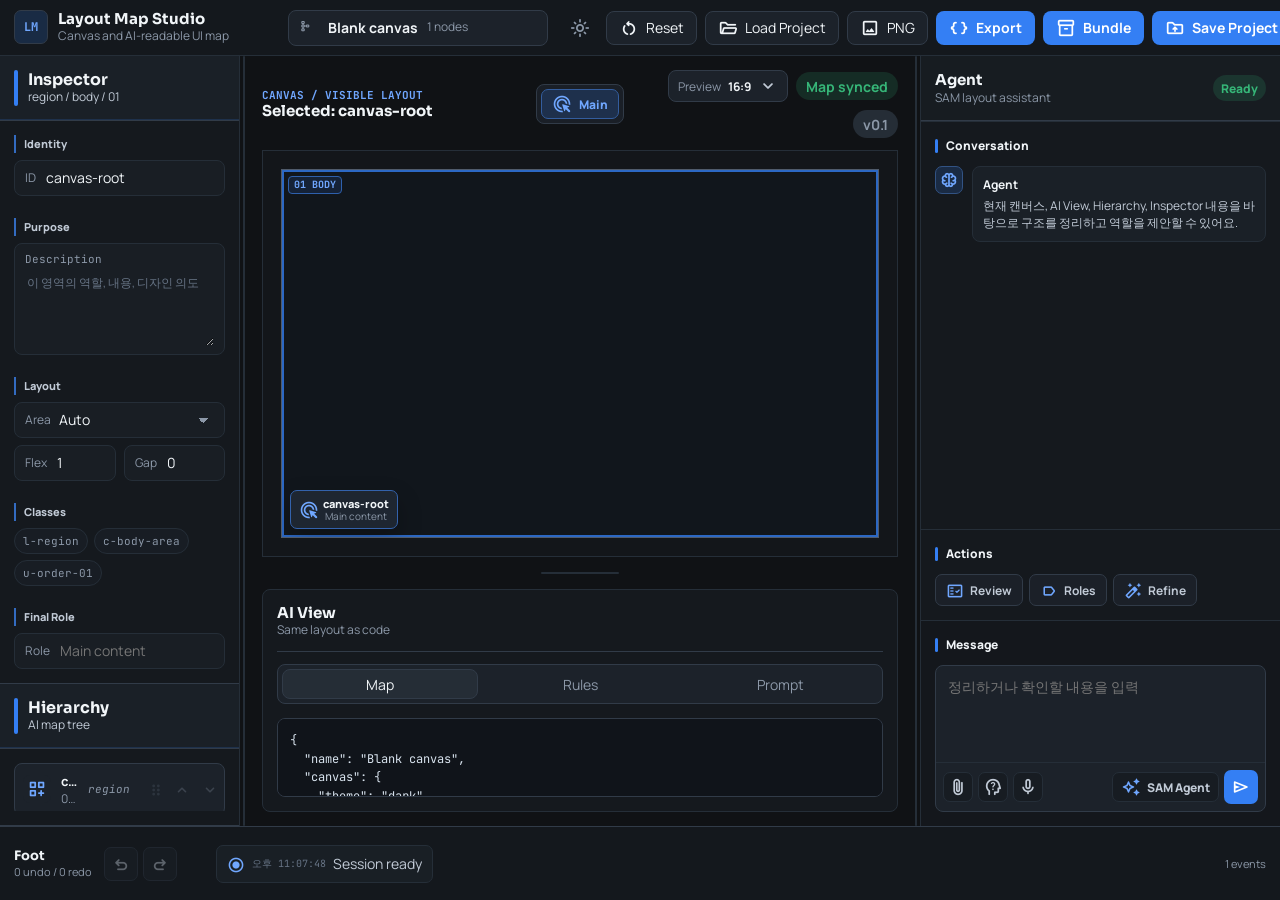
<file: resources/layout-map-studio/index.html>
<!doctype html>
<html lang="ko">
  <head>
    <meta charset="utf-8" />
    <meta name="viewport" content="width=device-width, initial-scale=1" />
    <title>Layout Map Studio</title>
    <link rel="preconnect" href="https://fonts.googleapis.com" />
    <link rel="preconnect" href="https://fonts.gstatic.com" crossorigin />
    <link
      href="https://fonts.googleapis.com/css2?family=JetBrains+Mono:wght@400;500;600&family=Manrope:wght@500;600;700;800&family=Material+Symbols+Rounded:opsz,wght,FILL,GRAD@20..24,400..600,0..1,0&family=Sora:wght@600;700&display=swap"
      rel="stylesheet"
    />
    <link rel="stylesheet" href="./styles.css?v=layout-map-33" />
  </head>
  <body>
    <div class="app-shell" data-theme="dark">
      <header class="topbar">
        <div class="brand-lockup">
          <div class="brand-mark" aria-hidden="true">LM</div>
          <div>
            <h1>Layout Map Studio</h1>
            <p>Canvas and AI-readable UI map</p>
          </div>
        </div>

        <div class="topbar-center" aria-label="Current map">
          <span class="material-symbols-rounded" aria-hidden="true">schema</span>
          <strong id="mapName">Blank canvas</strong>
          <span id="nodeCount">5 nodes</span>
        </div>

        <div class="topbar-actions">
          <button class="icon-button" id="themeToggle" type="button" title="Toggle theme" aria-label="Toggle theme">
            <span class="material-symbols-rounded" aria-hidden="true">light_mode</span>
          </button>
          <button class="secondary-button" id="resetMapButton" type="button">
            <span class="material-symbols-rounded" aria-hidden="true">restart_alt</span>
            Reset
          </button>
          <button class="secondary-button" id="loadProjectButton" type="button">
            <span class="material-symbols-rounded" aria-hidden="true">folder_open</span>
            Load Project
          </button>
          <button class="secondary-button" id="exportPreviewButton" type="button">
            <span class="material-symbols-rounded" aria-hidden="true">image</span>
            PNG
          </button>
          <button class="primary-button" id="exportMapButton" type="button">
            <span class="material-symbols-rounded" aria-hidden="true">data_object</span>
            Export
          </button>
          <button class="primary-button" id="exportBundleButton" type="button">
            <span class="material-symbols-rounded" aria-hidden="true">inventory_2</span>
            Bundle
          </button>
          <button class="primary-button" id="saveProjectButton" type="button">
            <span class="material-symbols-rounded" aria-hidden="true">drive_folder_upload</span>
            Save Project
          </button>
        </div>
      </header>

      <main class="workspace" data-dock="bottom">
        <aside class="control-panel" aria-label="Inspector and hierarchy">
          <section class="panel-section inspector-section">
            <div class="panel-header">
              <div>
                <h2>Inspector</h2>
                <p id="selectedMeta">region / content</p>
              </div>
            </div>

            <div class="inspector-block">
              <h3>Identity</h3>
              <label class="field">
                <span>ID</span>
                <input id="nodeIdInput" type="text" spellcheck="false" />
              </label>
            </div>

            <div class="inspector-block">
              <h3>Purpose</h3>
              <label class="field memo-field">
                <span>Description</span>
                <textarea id="nodeMemoInput" rows="4" placeholder="이 영역의 역할, 내용, 디자인 의도" aria-label="Region purpose memo"></textarea>
              </label>
            </div>

            <div class="inspector-block">
              <h3>Layout</h3>
              <label class="field">
                <span>Area</span>
                <select id="nodeAreaInput" aria-label="Area override">
                  <option value="auto">Auto</option>
                  <option value="top">Top</option>
                  <option value="body">Body</option>
                  <option value="sidebar-left">Sidebar L</option>
                  <option value="sidebar-right">Sidebar R</option>
                  <option value="foot">Foot</option>
                  <option value="section">Section</option>
                </select>
              </label>
              <div class="property-grid">
                <label class="field">
                  <span>Flex</span>
                  <input id="nodeFlexInput" type="number" min="0.4" max="4" step="0.1" />
                </label>
                <label class="field">
                  <span>Gap</span>
                  <input id="nodeGapInput" type="number" min="0" max="24" step="1" />
                </label>
              </div>
            </div>

            <div class="inspector-block">
              <h3>Classes</h3>
              <div class="class-list" id="classList"></div>
            </div>

            <div class="inspector-block final-role-block">
              <h3>Final Role</h3>
              <label class="field">
                <span>Role</span>
                <input id="nodeFinalRoleInput" type="text" spellcheck="false" placeholder="AI가 정리한 최종 역할" />
              </label>
            </div>
          </section>

          <section class="panel-section outline-section">
            <div class="panel-header tight">
              <div>
                <h2>Hierarchy</h2>
                <p>AI map tree</p>
              </div>
            </div>
            <div class="outline-tree" id="outlineTree" aria-label="Layout hierarchy tree"></div>
          </section>
        </aside>

        <div
          class="column-resizer"
          id="sidebarResizer"
          role="separator"
          tabindex="0"
          aria-label="Resize left sidebar"
          aria-orientation="vertical"
        ></div>

        <section class="canvas-stage" aria-label="Prototype canvas">
          <div class="stage-toolbar">
            <div>
              <p class="eyebrow">Canvas / visible layout</p>
              <h2 id="selectedTitle">Selected: content</h2>
            </div>
            <div class="tool-palette" aria-label="Canvas tools">
              <button
                class="tool-button is-active"
                id="mainToolButton"
                type="button"
                aria-pressed="true"
                title="Main tool. Shift cuts horizontal, Command+Shift cuts vertical, Alt removes a split line."
                aria-label="Main layout tool"
              >
                <span class="material-symbols-rounded" aria-hidden="true">ads_click</span>
                <span>Main</span>
              </button>
            </div>
            <div class="status-group">
              <div class="resolution-control" id="previewRatioControl">
                <button
                  class="resolution-trigger"
                  id="previewRatioButton"
                  type="button"
                  aria-haspopup="menu"
                  aria-expanded="false"
                >
                  <span>Preview</span>
                  <strong id="previewRatioValue">16:9</strong>
                  <span class="material-symbols-rounded" aria-hidden="true">expand_more</span>
                </button>
                <div class="resolution-menu" id="previewRatioMenu" role="menu" hidden>
                  <button class="resolution-option is-selected" type="button" role="menuitemradio" aria-checked="true" data-ratio="16:9">
                    <span>16:9</span>
                    <small>Widescreen</small>
                  </button>
                  <button class="resolution-option" type="button" role="menuitemradio" aria-checked="false" data-ratio="4:3">
                    <span>4:3</span>
                    <small>Classic</small>
                  </button>
                  <button class="resolution-option" type="button" role="menuitemradio" aria-checked="false" data-ratio="1:1">
                    <span>1:1</span>
                    <small>Square</small>
                  </button>
                  <button class="resolution-option" type="button" role="menuitemradio" aria-checked="false" data-ratio="9:16">
                    <span>9:16</span>
                    <small>Vertical</small>
                  </button>
                </div>
              </div>
              <span class="status-chip success">Map synced</span>
              <span class="status-chip warning" id="dockStatus" hidden>Tools hidden</span>
              <span class="status-chip neutral">v0.1</span>
            </div>
          </div>

          <div class="preview-zone" aria-label="Preview workspace">
            <div class="canvas-frame" id="canvasFrame" tabindex="0" aria-label="Layout canvas"></div>

            <div class="tool-dock" id="toolDock" aria-label="Layout tools" hidden>
              <button class="dock-button" id="splitVerticalButton" type="button" title="Vertical split (V)" aria-label="Vertical split">
                <span class="material-symbols-rounded" aria-hidden="true">splitscreen_left</span>
              </button>
              <button class="dock-button" id="splitHorizontalButton" type="button" title="Horizontal split (H)" aria-label="Horizontal split">
                <span class="material-symbols-rounded" aria-hidden="true">splitscreen_top</span>
              </button>
              <button class="dock-button" id="addRegionButton" type="button" title="Add region (A)" aria-label="Add region">
                <span class="material-symbols-rounded" aria-hidden="true">add_box</span>
              </button>
              <span class="dock-divider" aria-hidden="true"></span>
              <button class="dock-button" id="duplicateButton" type="button" title="Duplicate selected" aria-label="Duplicate selected">
                <span class="material-symbols-rounded" aria-hidden="true">content_copy</span>
              </button>
              <button class="dock-button danger" id="deleteButton" type="button" title="Delete selected" aria-label="Delete selected">
                <span class="material-symbols-rounded" aria-hidden="true">delete</span>
              </button>
              <span class="dock-divider" aria-hidden="true"></span>
              <button class="dock-button" id="nextNodeButton" type="button" title="Next region" aria-label="Next region">
                <span class="material-symbols-rounded" aria-hidden="true">keyboard_tab</span>
              </button>
              <button class="dock-button" id="copyPromptButton" type="button" title="Copy AI prompt" aria-label="Copy AI prompt">
                <span class="material-symbols-rounded" aria-hidden="true">content_paste_go</span>
              </button>
              <span class="dock-divider" aria-hidden="true"></span>
              <button class="dock-button" id="dockBottomButton" type="button" title="Dock bottom" aria-label="Dock bottom">
                <span class="material-symbols-rounded" aria-hidden="true">vertical_align_bottom</span>
              </button>
              <button class="dock-button" id="dockLeftButton" type="button" title="Dock left" aria-label="Dock left">
                <span class="material-symbols-rounded" aria-hidden="true">vertical_align_center</span>
              </button>
            </div>
          </div>

          <div
            class="row-resizer"
            id="aiPanelResizer"
            role="separator"
            tabindex="0"
            aria-label="Resize AI View"
            aria-orientation="horizontal"
          ></div>

          <section class="ai-panel" aria-label="AI view">
            <section class="panel-section ai-section">
              <div class="panel-header tight">
                <div>
                  <h2>AI View</h2>
                  <p>Same layout as code</p>
                </div>
              </div>
              <div class="code-tabs" role="tablist" aria-label="AI map views">
                <button class="code-tab active" type="button" data-view="map">Map</button>
                <button class="code-tab" type="button" data-view="rules">Rules</button>
                <button class="code-tab" type="button" data-view="prompt">Prompt</button>
              </div>
              <pre class="code-panel" id="aiCode" aria-live="polite"></pre>
            </section>
          </section>
        </section>

        <div
          class="agent-resizer"
          id="agentResizer"
          role="separator"
          tabindex="0"
          aria-label="Resize agent chat"
          aria-orientation="vertical"
        ></div>

        <aside class="agent-panel" aria-label="AI agent chat">
          <section class="agent-header">
            <div>
              <h2>Agent</h2>
              <p>SAM layout assistant</p>
            </div>
            <span class="agent-status" id="agentStatus">Ready</span>
          </section>

          <div class="agent-section agent-thread-section">
            <h3>Conversation</h3>
            <div class="agent-thread" id="agentThread" aria-live="polite">
              <article class="agent-message assistant">
                <span class="message-avatar material-symbols-rounded" aria-hidden="true">neurology</span>
                <div>
                  <strong>Agent</strong>
                  <p>현재 캔버스, AI View, Hierarchy, Inspector 내용을 바탕으로 구조를 정리하고 역할을 제안할 수 있어요.</p>
                </div>
              </article>
            </div>
          </div>

          <div class="agent-section">
            <h3>Actions</h3>
            <div class="agent-actions" aria-label="Agent quick actions">
              <button class="agent-chip" type="button" data-agent-action="review">
                <span class="material-symbols-rounded" aria-hidden="true">fact_check</span>
                Review
              </button>
              <button class="agent-chip" type="button" data-agent-action="assign-roles">
                <span class="material-symbols-rounded" aria-hidden="true">label</span>
                Roles
              </button>
              <button class="agent-chip" type="button" data-agent-action="refine">
                <span class="material-symbols-rounded" aria-hidden="true">auto_fix_high</span>
                Refine
              </button>
            </div>
          </div>

          <form class="agent-composer" id="agentComposer">
            <h3>Message</h3>
            <div class="composer-box">
              <textarea id="agentInput" rows="3" placeholder="정리하거나 확인할 내용을 입력" aria-label="Agent message"></textarea>
              <div class="composer-footer">
                <div class="composer-tools" aria-label="Message tools">
                  <button class="composer-tool" type="button" title="Attach file" aria-label="Attach file">
                    <span class="material-symbols-rounded" aria-hidden="true">attach_file</span>
                  </button>
                  <button class="composer-tool" type="button" title="Reasoning" aria-label="Reasoning">
                    <span class="material-symbols-rounded" aria-hidden="true">psychology_alt</span>
                  </button>
                  <button class="composer-tool" type="button" title="Voice input" aria-label="Voice input">
                    <span class="material-symbols-rounded" aria-hidden="true">mic</span>
                  </button>
                </div>
                <div class="composer-send-group">
                  <button class="composer-model" type="button" title="Agent mode" aria-label="Agent mode">
                    <span class="material-symbols-rounded" aria-hidden="true">auto_awesome</span>
                    SAM Agent
                  </button>
                  <button class="agent-send" type="submit" title="Send" aria-label="Send message">
                    <span class="material-symbols-rounded" aria-hidden="true">send</span>
                  </button>
                </div>
              </div>
            </div>
          </form>
        </aside>

        <div class="toast" id="toast" role="status" aria-live="polite">
          <span class="material-symbols-rounded" aria-hidden="true">check_circle</span>
          <strong id="toastMessage">Map updated</strong>
        </div>
      </main>

      <footer class="history-foot" aria-label="Event history">
        <div class="history-control-group">
          <div class="history-title">
            <strong>Foot</strong>
            <span id="historyStateLabel">Ready</span>
          </div>
          <div class="history-buttons" aria-label="History controls">
            <button class="history-button" id="undoButton" type="button" title="Undo" aria-label="Undo" disabled>
              <span class="material-symbols-rounded" aria-hidden="true">undo</span>
            </button>
            <button class="history-button" id="redoButton" type="button" title="Redo" aria-label="Redo" disabled>
              <span class="material-symbols-rounded" aria-hidden="true">redo</span>
            </button>
          </div>
        </div>

        <div class="history-stream" id="historyList" aria-live="polite"></div>

        <div class="history-meta">
          <span class="history-count" id="historyCount">0 events</span>
        </div>
      </footer>
    </div>

    <script src="./app.js?v=layout-map-33"></script>
  </body>
</html>
</file>
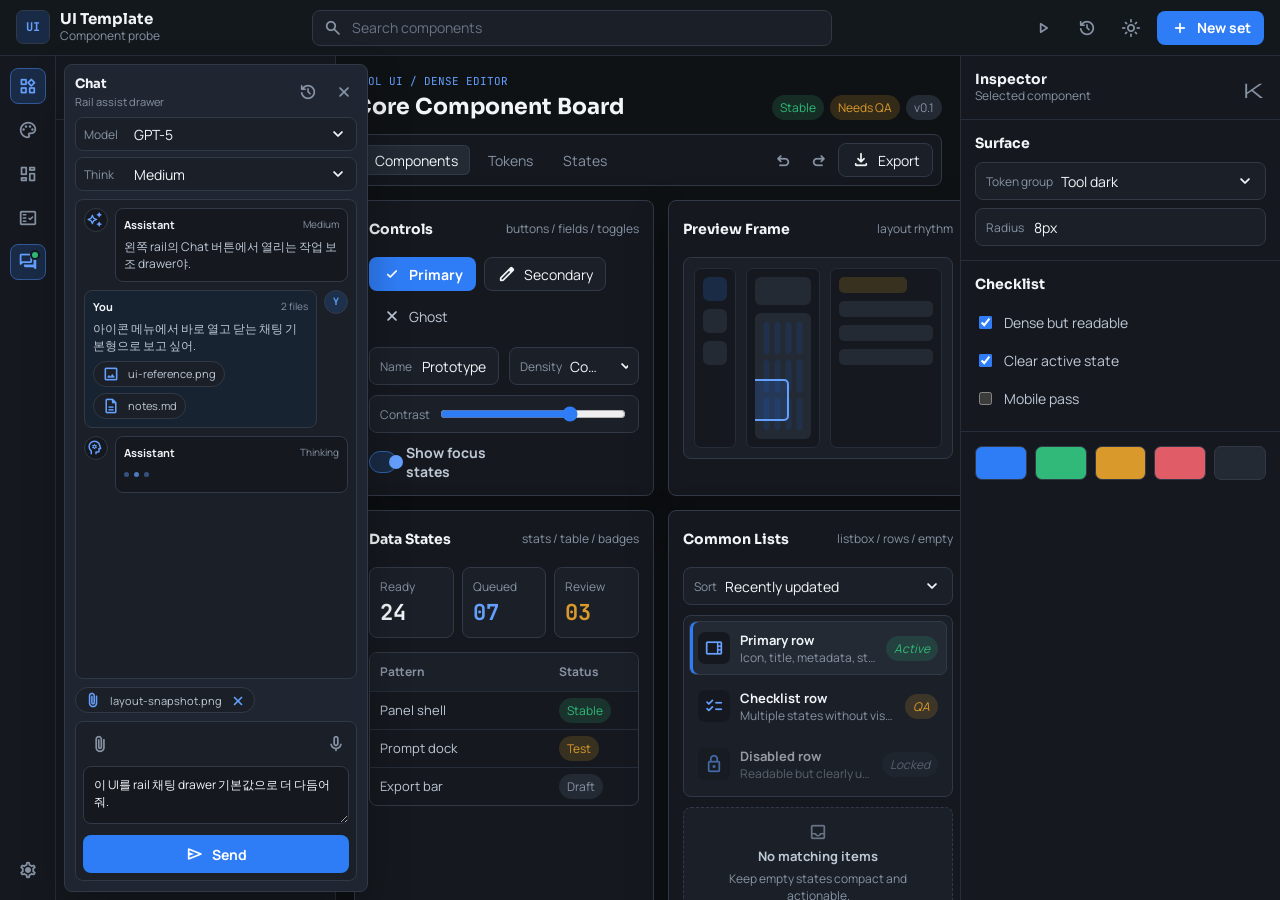
<file: resources/ui-template/index.html>
<!doctype html>
<html lang="ko">
  <head>
    <meta charset="utf-8" />
    <meta name="viewport" content="width=device-width, initial-scale=1" />
    <title>UI Template Components</title>
    <link rel="preconnect" href="https://fonts.googleapis.com" />
    <link rel="preconnect" href="https://fonts.gstatic.com" crossorigin />
    <link
      href="https://fonts.googleapis.com/css2?family=JetBrains+Mono:wght@400;500;600&family=Manrope:wght@500;600;700;800&family=Material+Symbols+Rounded:opsz,wght,FILL,GRAD@20..24,400..600,0..1,0&family=Sora:wght@600;700&display=swap"
      rel="stylesheet"
    />
    <link rel="stylesheet" href="./styles.css?v=template-extra-1" />
  </head>
  <body>
    <div class="app-shell" data-theme="dark">
      <header class="topbar">
        <div class="brand-lockup">
          <div class="brand-mark" aria-hidden="true">UI</div>
          <div>
            <h1>UI Template</h1>
            <p>Component probe</p>
          </div>
        </div>

        <div class="topbar-center" role="search">
          <span class="material-symbols-rounded" aria-hidden="true">search</span>
          <input type="search" placeholder="Search components" aria-label="Search components" />
        </div>

        <div class="topbar-actions">
          <button class="icon-button" type="button" title="Run preview" aria-label="Run preview">
            <span class="material-symbols-rounded" aria-hidden="true">play_arrow</span>
          </button>
          <button class="icon-button" type="button" title="Open history" aria-label="Open history">
            <span class="material-symbols-rounded" aria-hidden="true">history</span>
          </button>
          <button class="icon-button" id="themeToggle" type="button" title="Toggle theme" aria-label="Toggle theme">
            <span class="material-symbols-rounded" aria-hidden="true">light_mode</span>
          </button>
          <button class="primary-button" id="openDialog" type="button">
            <span class="material-symbols-rounded" aria-hidden="true">add</span>
            New set
          </button>
        </div>
      </header>

      <div class="workspace">
        <nav class="rail" aria-label="Primary">
          <button class="rail-button active" type="button" title="Components" aria-label="Components">
            <span class="material-symbols-rounded" aria-hidden="true">widgets</span>
          </button>
          <button class="rail-button" type="button" title="Tokens" aria-label="Tokens">
            <span class="material-symbols-rounded" aria-hidden="true">palette</span>
          </button>
          <button class="rail-button" type="button" title="Layouts" aria-label="Layouts">
            <span class="material-symbols-rounded" aria-hidden="true">dashboard</span>
          </button>
          <button class="rail-button" type="button" title="States" aria-label="States">
            <span class="material-symbols-rounded" aria-hidden="true">fact_check</span>
          </button>
          <button class="rail-button rail-chat-button active" id="chatRailButton" type="button" title="Chat" aria-label="Chat" aria-expanded="true" aria-controls="railChatPanel">
            <span class="material-symbols-rounded" aria-hidden="true">forum</span>
            <span class="rail-dot" aria-hidden="true"></span>
          </button>
          <div class="rail-spacer"></div>
          <button class="rail-button" id="settingsButton" type="button" title="Settings" aria-label="Settings" aria-expanded="false">
            <span class="material-symbols-rounded" aria-hidden="true">settings</span>
          </button>
        </nav>

        <aside class="rail-chat-panel open" id="railChatPanel" aria-label="Assistant chat" aria-hidden="false">
          <section class="sidebar-chat rail-chat-shell">
            <div class="sidebar-chat-header">
              <div>
                <h2>Chat</h2>
                <p>Rail assist drawer</p>
              </div>
              <div class="rail-chat-header-actions">
                <button class="icon-button compact" id="chatHistoryButton" type="button" title="Conversation history" aria-label="Conversation history">
                  <span class="material-symbols-rounded" aria-hidden="true">history</span>
                </button>
                <button class="icon-button compact" id="railChatClose" type="button" title="Close chat" aria-label="Close chat">
                  <span class="material-symbols-rounded" aria-hidden="true">close</span>
                </button>
              </div>
            </div>

            <div class="chat-panel">
              <div class="chat-toolbar">
                <div class="listbox-field compact-model" data-listbox>
                  <span class="field-label">Model</span>
                  <button class="listbox-trigger" type="button" aria-haspopup="listbox" aria-expanded="false">
                    <span class="listbox-value">GPT-5</span>
                    <span class="material-symbols-rounded" aria-hidden="true">expand_more</span>
                  </button>
                  <div class="listbox-popover" role="listbox">
                    <button class="listbox-option selected" type="button" role="option" aria-selected="true">
                      <span>GPT-5</span>
                      <small>General work</small>
                    </button>
                    <button class="listbox-option" type="button" role="option" aria-selected="false">
                      <span>GPT-5 Mini</span>
                      <small>Fast drafts</small>
                    </button>
                    <button class="listbox-option" type="button" role="option" aria-selected="false">
                      <span>Image Assistant</span>
                      <small>Visual prompts</small>
                    </button>
                  </div>
                </div>

                <div class="listbox-field compact-reasoning" data-listbox>
                  <span class="field-label">Think</span>
                  <button class="listbox-trigger" type="button" aria-haspopup="listbox" aria-expanded="false">
                    <span class="listbox-value">Medium</span>
                    <span class="material-symbols-rounded" aria-hidden="true">expand_more</span>
                  </button>
                  <div class="listbox-popover" role="listbox">
                    <button class="listbox-option" type="button" role="option" aria-selected="false">
                      <span>Low</span>
                      <small>Quick answer</small>
                    </button>
                    <button class="listbox-option selected" type="button" role="option" aria-selected="true">
                      <span>Medium</span>
                      <small>Balanced</small>
                    </button>
                    <button class="listbox-option" type="button" role="option" aria-selected="false">
                      <span>High</span>
                      <small>Deep review</small>
                    </button>
                  </div>
                </div>
              </div>

              <div class="chat-thread" id="chatThread" aria-live="polite">
                <article class="chat-message assistant">
                  <div class="chat-avatar">
                    <span class="material-symbols-rounded" aria-hidden="true">auto_awesome</span>
                  </div>
                  <div class="chat-bubble">
                    <div class="chat-meta">
                      <strong>Assistant</strong>
                      <span>Medium</span>
                    </div>
                    <p>왼쪽 rail의 Chat 버튼에서 열리는 작업 보조 drawer야.</p>
                  </div>
                </article>

                <article class="chat-message user">
                  <div class="chat-bubble">
                    <div class="chat-meta">
                      <strong>You</strong>
                      <span>2 files</span>
                    </div>
                    <p>아이콘 메뉴에서 바로 열고 닫는 채팅 기본형으로 보고 싶어.</p>
                    <div class="chat-attachment-row">
                      <span class="attachment-chip">
                        <span class="material-symbols-rounded" aria-hidden="true">image</span>
                        ui-reference.png
                      </span>
                      <span class="attachment-chip">
                        <span class="material-symbols-rounded" aria-hidden="true">description</span>
                        notes.md
                      </span>
                    </div>
                  </div>
                  <div class="chat-avatar user-avatar">Y</div>
                </article>

                <article class="chat-message assistant typing" id="typingState">
                  <div class="chat-avatar">
                    <span class="material-symbols-rounded" aria-hidden="true">psychology</span>
                  </div>
                  <div class="chat-bubble">
                    <div class="chat-meta">
                      <strong>Assistant</strong>
                      <span>Thinking</span>
                    </div>
                    <div class="typing-dots" aria-label="Assistant is thinking">
                      <span></span>
                      <span></span>
                      <span></span>
                    </div>
                  </div>
                </article>
              </div>

              <div class="composer-attachments" id="composerAttachments">
                <span class="attachment-chip">
                  <span class="material-symbols-rounded" aria-hidden="true">attach_file</span>
                  layout-snapshot.png
                  <button type="button" aria-label="Remove layout-snapshot.png">
                    <span class="material-symbols-rounded" aria-hidden="true">close</span>
                  </button>
                </span>
              </div>

              <div class="chat-composer">
                <div class="composer-actions">
                  <button class="icon-button compact" id="attachFileButton" type="button" title="Attach file" aria-label="Attach file">
                    <span class="material-symbols-rounded" aria-hidden="true">attach_file</span>
                  </button>
                  <button class="icon-button compact" id="micButton" type="button" title="Voice input" aria-label="Voice input" aria-pressed="false">
                    <span class="material-symbols-rounded" aria-hidden="true">mic</span>
                  </button>
                </div>
                <label class="chat-input-wrap" for="chatInput">
                  <textarea id="chatInput" rows="2">이 UI를 rail 채팅 drawer 기본값으로 더 다듬어줘.</textarea>
                </label>
                <button class="primary-button send-button" id="sendChatButton" type="button">
                  <span class="material-symbols-rounded" aria-hidden="true">send</span>
                  Send
                </button>
              </div>
            </div>
          </section>
        </aside>

        <aside class="resource-panel" aria-label="Component sets">
          <div class="panel-header">
            <div>
              <h2>Component Sets</h2>
              <p>12 patterns</p>
            </div>
            <button class="icon-button compact" type="button" title="Add set" aria-label="Add set">
              <span class="material-symbols-rounded" aria-hidden="true">add</span>
            </button>
          </div>

          <div class="segmented" role="tablist" aria-label="Set filter">
            <button class="segment active" type="button" role="tab" aria-selected="true">Core</button>
            <button class="segment" type="button" role="tab" aria-selected="false">Data</button>
            <button class="segment" type="button" role="tab" aria-selected="false">AI</button>
          </div>

          <label class="field search-field">
            <span class="material-symbols-rounded" aria-hidden="true">filter_list</span>
            <input id="resourceSearch" type="search" placeholder="Filter sets" />
          </label>

          <div class="resource-list" id="resourceList">
            <button class="resource-row selected" type="button" data-name="editor shell">
              <span class="resource-icon material-symbols-rounded" aria-hidden="true">view_quilt</span>
              <span>
                <strong>Editor shell</strong>
                <small>Topbar, rail, panels</small>
              </span>
              <em>Live</em>
            </button>
            <button class="resource-row" type="button" data-name="controls">
              <span class="resource-icon material-symbols-rounded" aria-hidden="true">tune</span>
              <span>
                <strong>Controls</strong>
                <small>Buttons, fields, toggles</small>
              </span>
              <em>Draft</em>
            </button>
            <button class="resource-row" type="button" data-name="resource list">
              <span class="resource-icon material-symbols-rounded" aria-hidden="true">storage</span>
              <span>
                <strong>Resource list</strong>
                <small>Dense selectable rows</small>
              </span>
              <em>Live</em>
            </button>
            <button class="resource-row" type="button" data-name="inspector">
              <span class="resource-icon material-symbols-rounded" aria-hidden="true">right_panel_open</span>
              <span>
                <strong>Inspector</strong>
                <small>Properties and states</small>
              </span>
              <em>Draft</em>
            </button>
            <button class="resource-row" type="button" data-name="prompt dock">
              <span class="resource-icon material-symbols-rounded" aria-hidden="true">auto_awesome</span>
              <span>
                <strong>Prompt dock</strong>
                <small>AI assist surface</small>
              </span>
              <em>Test</em>
            </button>
          </div>

        </aside>

        <main class="content">
          <section class="page-title">
            <div>
              <p class="eyebrow">Tool UI / Dense editor</p>
              <h2>Core Component Board</h2>
            </div>
            <div class="status-group" aria-label="Status">
              <span class="status-chip success">Stable</span>
              <span class="status-chip warning">Needs QA</span>
              <span class="status-chip neutral">v0.1</span>
            </div>
          </section>

          <section class="toolbar-band" aria-label="Canvas toolbar">
            <div class="tab-bar" role="tablist" aria-label="Preview tabs">
              <button class="tab active" type="button" role="tab" aria-selected="true">Components</button>
              <button class="tab" type="button" role="tab" aria-selected="false">Tokens</button>
              <button class="tab" type="button" role="tab" aria-selected="false">States</button>
            </div>
            <div class="tool-cluster">
              <button class="icon-button compact" type="button" title="Undo" aria-label="Undo">
                <span class="material-symbols-rounded" aria-hidden="true">undo</span>
              </button>
              <button class="icon-button compact" type="button" title="Redo" aria-label="Redo">
                <span class="material-symbols-rounded" aria-hidden="true">redo</span>
              </button>
              <button class="secondary-button" type="button">
                <span class="material-symbols-rounded" aria-hidden="true">download</span>
                Export
              </button>
            </div>
          </section>

          <div class="component-grid">
            <section class="surface controls-surface">
              <div class="surface-header">
                <h3>Controls</h3>
                <span>buttons / fields / toggles</span>
              </div>

              <div class="button-row">
                <button class="primary-button" type="button">
                  <span class="material-symbols-rounded" aria-hidden="true">check</span>
                  Primary
                </button>
                <button class="secondary-button" type="button">
                  <span class="material-symbols-rounded" aria-hidden="true">edit</span>
                  Secondary
                </button>
                <button class="ghost-button" type="button">
                  <span class="material-symbols-rounded" aria-hidden="true">close</span>
                  Ghost
                </button>
              </div>

              <div class="control-grid">
                <label class="field">
                  <span>Name</span>
                  <input type="text" value="Prototype shell" />
                </label>
                <div class="listbox-field" data-listbox>
                  <span class="field-label">Density</span>
                  <button class="listbox-trigger" type="button" aria-haspopup="listbox" aria-expanded="false">
                    <span class="listbox-value">Compact</span>
                    <span class="material-symbols-rounded" aria-hidden="true">expand_more</span>
                  </button>
                  <div class="listbox-popover" role="listbox">
                    <button class="listbox-option selected" type="button" role="option" aria-selected="true">
                      <span>Compact</span>
                      <small>Dense editor</small>
                    </button>
                    <button class="listbox-option" type="button" role="option" aria-selected="false">
                      <span>Comfortable</span>
                      <small>Review mode</small>
                    </button>
                    <button class="listbox-option" type="button" role="option" aria-selected="false">
                      <span>Wide</span>
                      <small>Presentation</small>
                    </button>
                  </div>
                </div>
                <label class="field range-field">
                  <span>Contrast</span>
                  <input type="range" min="0" max="100" value="72" />
                </label>
                <label class="switch-row">
                  <input type="checkbox" checked />
                  <span class="switch" aria-hidden="true"></span>
                  <strong>Show focus states</strong>
                </label>
              </div>
            </section>

            <section class="surface preview-surface">
              <div class="surface-header">
                <h3>Preview Frame</h3>
                <span>layout rhythm</span>
              </div>

              <div class="preview-frame" aria-label="Layout preview">
                <div class="mini-sidebar">
                  <span></span>
                  <span></span>
                  <span></span>
                </div>
                <div class="mini-stage">
                  <div class="mini-toolbar"></div>
                  <div class="mini-canvas">
                    <div class="tile-grid">
                      <i></i><i></i><i></i><i></i><i></i><i></i>
                      <i></i><i></i><i></i><i></i><i></i><i></i>
                    </div>
                    <div class="selection-box"></div>
                  </div>
                </div>
                <div class="mini-inspector">
                  <span></span>
                  <span></span>
                  <span></span>
                  <span></span>
                </div>
              </div>
            </section>

            <section class="surface data-surface">
              <div class="surface-header">
                <h3>Data States</h3>
                <span>stats / table / badges</span>
              </div>

              <div class="stat-row">
                <div class="stat-cell">
                  <span>Ready</span>
                  <strong>24</strong>
                </div>
                <div class="stat-cell accent">
                  <span>Queued</span>
                  <strong>07</strong>
                </div>
                <div class="stat-cell warn">
                  <span>Review</span>
                  <strong>03</strong>
                </div>
              </div>

              <div class="table-wrap">
                <table>
                  <thead>
                    <tr>
                      <th>Pattern</th>
                      <th>Status</th>
                      <th>Owner</th>
                    </tr>
                  </thead>
                  <tbody>
                    <tr>
                      <td>Panel shell</td>
                      <td><span class="mini-badge success">Stable</span></td>
                      <td>Core</td>
                    </tr>
                    <tr>
                      <td>Prompt dock</td>
                      <td><span class="mini-badge warning">Test</span></td>
                      <td>AI</td>
                    </tr>
                    <tr>
                      <td>Export bar</td>
                      <td><span class="mini-badge neutral">Draft</span></td>
                      <td>Tools</td>
                    </tr>
                  </tbody>
                </table>
              </div>
            </section>

            <section class="surface lists-surface">
              <div class="surface-header">
                <h3>Common Lists</h3>
                <span>listbox / rows / empty</span>
              </div>

              <div class="list-samples">
                <div class="listbox-field wide" data-listbox>
                  <span class="field-label">Sort</span>
                  <button class="listbox-trigger" type="button" aria-haspopup="listbox" aria-expanded="false">
                    <span class="listbox-value">Recently updated</span>
                    <span class="material-symbols-rounded" aria-hidden="true">expand_more</span>
                  </button>
                  <div class="listbox-popover" role="listbox">
                    <button class="listbox-option selected" type="button" role="option" aria-selected="true">
                      <span>Recently updated</span>
                      <small>Default</small>
                    </button>
                    <button class="listbox-option" type="button" role="option" aria-selected="false">
                      <span>Name A-Z</span>
                      <small>Stable order</small>
                    </button>
                    <button class="listbox-option" type="button" role="option" aria-selected="false">
                      <span>Needs review</span>
                      <small>Filtered queue</small>
                    </button>
                  </div>
                </div>

                <div class="option-stack" role="listbox" aria-label="Reusable row examples">
                  <button class="option-row selected" type="button" role="option" aria-selected="true">
                    <span class="option-thumb material-symbols-rounded" aria-hidden="true">view_sidebar</span>
                    <span class="option-copy">
                      <strong>Primary row</strong>
                      <small>Icon, title, metadata, status</small>
                    </span>
                    <em class="mini-badge success">Active</em>
                  </button>
                  <button class="option-row" type="button" role="option" aria-selected="false">
                    <span class="option-thumb material-symbols-rounded" aria-hidden="true">checklist</span>
                    <span class="option-copy">
                      <strong>Checklist row</strong>
                      <small>Multiple states without visual noise</small>
                    </span>
                    <em class="mini-badge warning">QA</em>
                  </button>
                  <button class="option-row disabled" type="button" role="option" aria-selected="false" disabled>
                    <span class="option-thumb material-symbols-rounded" aria-hidden="true">lock</span>
                    <span class="option-copy">
                      <strong>Disabled row</strong>
                      <small>Readable but clearly unavailable</small>
                    </span>
                    <em class="mini-badge neutral">Locked</em>
                  </button>
                </div>

                <div class="empty-list" aria-label="Empty state example">
                  <span class="material-symbols-rounded" aria-hidden="true">inbox</span>
                  <strong>No matching items</strong>
                  <small>Keep empty states compact and actionable.</small>
                </div>
              </div>
            </section>

            <section class="surface menus-surface">
              <div class="surface-header">
                <h3>Popup Menus</h3>
                <span>actions / context</span>
              </div>

              <div class="menu-samples">
                <div class="menu-anchor" data-menu>
                  <button class="secondary-button menu-trigger" type="button" aria-haspopup="menu" aria-expanded="false">
                    <span class="material-symbols-rounded" aria-hidden="true">bolt</span>
                    Actions
                    <span class="material-symbols-rounded" aria-hidden="true">expand_more</span>
                  </button>
                  <div class="popup-menu" role="menu">
                    <button class="menu-item" type="button" role="menuitem" data-toast="Rename queued">
                      <span class="material-symbols-rounded" aria-hidden="true">drive_file_rename_outline</span>
                      <span>
                        <strong>Rename</strong>
                        <small>Update visible label</small>
                      </span>
                    </button>
                    <button class="menu-item" type="button" role="menuitem" data-toast="Duplicate queued">
                      <span class="material-symbols-rounded" aria-hidden="true">content_copy</span>
                      <span>
                        <strong>Duplicate</strong>
                        <small>Create a working copy</small>
                      </span>
                    </button>
                    <button class="menu-item" type="button" role="menuitemcheckbox" aria-checked="true" data-toast="Pin toggled">
                      <span class="material-symbols-rounded" aria-hidden="true">keep</span>
                      <span>
                        <strong>Pin to inspector</strong>
                        <small>Keep selection visible</small>
                      </span>
                    </button>
                    <div class="submenu-anchor" data-submenu>
                      <button class="menu-item submenu-trigger" type="button" role="menuitem" aria-haspopup="menu" aria-expanded="false">
                        <span class="material-symbols-rounded" aria-hidden="true">ios_share</span>
                        <span>
                          <strong>Export format</strong>
                          <small>Open nested menu</small>
                        </span>
                        <span class="material-symbols-rounded submenu-arrow" aria-hidden="true">chevron_right</span>
                      </button>
                      <div class="popup-menu submenu" role="menu">
                        <button class="menu-item" type="button" role="menuitem" data-toast="PNG export selected">
                          <span class="material-symbols-rounded" aria-hidden="true">image</span>
                          <span>
                            <strong>PNG</strong>
                            <small>Transparent asset</small>
                          </span>
                        </button>
                        <button class="menu-item" type="button" role="menuitem" data-toast="JSON export selected">
                          <span class="material-symbols-rounded" aria-hidden="true">data_object</span>
                          <span>
                            <strong>JSON</strong>
                            <small>Design tokens</small>
                          </span>
                        </button>
                        <button class="menu-item" type="button" role="menuitem" data-toast="Preset export selected">
                          <span class="material-symbols-rounded" aria-hidden="true">folder_zip</span>
                          <span>
                            <strong>Preset pack</strong>
                            <small>Reusable bundle</small>
                          </span>
                        </button>
                      </div>
                    </div>
                    <div class="menu-divider" role="presentation"></div>
                    <button class="menu-item danger" type="button" role="menuitem" data-toast="Delete requires review">
                      <span class="material-symbols-rounded" aria-hidden="true">delete</span>
                      <span>
                        <strong>Delete</strong>
                        <small>Destructive action</small>
                      </span>
                    </button>
                  </div>
                </div>

                <div class="context-target" tabindex="0" data-context-target>
                  <span class="option-thumb material-symbols-rounded" aria-hidden="true">layers</span>
                  <span class="option-copy">
                    <strong>Canvas layer</strong>
                    <small>Layer actions use the same menu tokens</small>
                  </span>
                  <button class="icon-button compact" data-context-open type="button" title="Layer menu" aria-label="Layer menu">
                    <span class="material-symbols-rounded" aria-hidden="true">more_horiz</span>
                  </button>
                </div>
              </div>
            </section>

            <section class="surface ai-surface">
              <div class="surface-header">
                <h3>AI Assist Dock</h3>
                <span>prompt and actions</span>
              </div>

              <div class="prompt-box">
                <label for="promptInput">Prompt</label>
                <textarea id="promptInput">Refine spacing, contrast, and active states while keeping the dense editor layout.</textarea>
                <div class="prompt-actions">
                  <button class="ghost-button" type="button">
                    <span class="material-symbols-rounded" aria-hidden="true">content_copy</span>
                    Copy
                  </button>
                  <button class="primary-button" id="toastButton" type="button">
                    <span class="material-symbols-rounded" aria-hidden="true">auto_awesome</span>
                    Generate
                  </button>
                </div>
              </div>
            </section>

            <section class="surface state-surface">
              <div class="surface-header">
                <h3>Loading / Error</h3>
                <span>skeleton / retry</span>
              </div>

              <div class="state-showcase">
                <div class="skeleton-card" aria-label="Loading list preview">
                  <div class="skeleton-header">
                    <span class="skeleton-icon"></span>
                    <span class="skeleton-line short"></span>
                  </div>
                  <span class="skeleton-line"></span>
                  <span class="skeleton-line"></span>
                  <span class="skeleton-line medium"></span>
                </div>

                <div class="error-callout" role="alert">
                  <span class="material-symbols-rounded" aria-hidden="true">error</span>
                  <span>
                    <strong>Preview failed</strong>
                    <small>Keep recovery compact and actionable.</small>
                  </span>
                  <button class="secondary-button compact-action" id="retryStateButton" type="button">
                    <span class="material-symbols-rounded" aria-hidden="true">refresh</span>
                    Retry
                  </button>
                </div>
              </div>
            </section>

            <section class="surface confirm-surface">
              <div class="surface-header">
                <h3>Confirm Dialog</h3>
                <span>destructive action</span>
              </div>

              <div class="confirm-preview">
                <div class="danger-summary">
                  <span class="material-symbols-rounded" aria-hidden="true">warning</span>
                  <span>
                    <strong>Delete component set</strong>
                    <small>Confirm intent before removing reusable work.</small>
                  </span>
                </div>
                <div class="confirm-actions">
                  <button class="secondary-button" id="openConfirmDialog" type="button">
                    <span class="material-symbols-rounded" aria-hidden="true">shield</span>
                    Review
                  </button>
                  <button class="ghost-button" type="button" data-ui-toast="Skipped destructive action">
                    Skip
                  </button>
                </div>
              </div>
            </section>

            <section class="surface upload-surface">
              <div class="surface-header">
                <h3>Upload Progress</h3>
                <span>queued / active / done</span>
              </div>

              <div class="upload-stack">
                <div class="upload-row active">
                  <span class="option-thumb material-symbols-rounded" aria-hidden="true">upload_file</span>
                  <span class="upload-copy">
                    <strong>layout-reference.png</strong>
                    <small><span id="uploadProgressLabel">72%</span> uploaded</small>
                  </span>
                  <em class="mini-badge warning">Uploading</em>
                  <div class="progress-track" aria-label="layout-reference.png upload progress">
                    <span id="uploadProgressBar" style="width: 72%"></span>
                  </div>
                </div>

                <div class="upload-row">
                  <span class="option-thumb material-symbols-rounded" aria-hidden="true">image</span>
                  <span class="upload-copy">
                    <strong>mask-preview.webp</strong>
                    <small>Ready for model input</small>
                  </span>
                  <em class="mini-badge success">Done</em>
                </div>

                <div class="upload-actions">
                  <button class="secondary-button" id="advanceUploadButton" type="button">
                    <span class="material-symbols-rounded" aria-hidden="true">play_arrow</span>
                    Advance
                  </button>
                  <button class="ghost-button" type="button" data-ui-toast="Upload queue paused">
                    <span class="material-symbols-rounded" aria-hidden="true">pause</span>
                    Pause
                  </button>
                </div>
              </div>
            </section>
          </div>
        </main>

        <aside class="inspector-panel" aria-label="Inspector">
          <div class="panel-header">
            <div>
              <h2>Inspector</h2>
              <p>Selected component</p>
            </div>
            <button class="icon-button compact" type="button" title="Pin inspector" aria-label="Pin inspector">
              <span class="material-symbols-rounded" aria-hidden="true">keep</span>
            </button>
          </div>

          <div class="property-group">
            <h3>Surface</h3>
            <div class="listbox-field" data-listbox>
              <span class="field-label">Token group</span>
              <button class="listbox-trigger" type="button" aria-haspopup="listbox" aria-expanded="false">
                <span class="listbox-value">Tool dark</span>
                <span class="material-symbols-rounded" aria-hidden="true">expand_more</span>
              </button>
              <div class="listbox-popover" role="listbox">
                <button class="listbox-option selected" type="button" role="option" aria-selected="true">
                  <span>Tool dark</span>
                  <small>Editor baseline</small>
                </button>
                <button class="listbox-option" type="button" role="option" aria-selected="false">
                  <span>Console light</span>
                  <small>Admin review</small>
                </button>
              </div>
            </div>
            <label class="field">
              <span>Radius</span>
              <input type="text" value="8px" />
            </label>
          </div>

          <div class="property-group">
            <h3>Checklist</h3>
            <label class="check-row">
              <input type="checkbox" checked />
              <span>Dense but readable</span>
            </label>
            <label class="check-row">
              <input type="checkbox" checked />
              <span>Clear active state</span>
            </label>
            <label class="check-row">
              <input type="checkbox" />
              <span>Mobile pass</span>
            </label>
          </div>

          <div class="token-strip">
            <span style="--swatch: var(--accent)"></span>
            <span style="--swatch: var(--success)"></span>
            <span style="--swatch: var(--warning)"></span>
            <span style="--swatch: var(--danger)"></span>
            <span style="--swatch: var(--surface-3)"></span>
          </div>
        </aside>
      </div>

      <section class="settings-panel" id="settingsPanel" aria-labelledby="settingsTitle" aria-hidden="true">
        <div class="settings-dialog" role="dialog" aria-modal="true">
          <div class="settings-header">
            <div>
              <h2 id="settingsTitle">Settings</h2>
              <p>Workspace preferences</p>
            </div>
            <button class="icon-button compact" id="settingsClose" type="button" title="Close settings" aria-label="Close settings">
              <span class="material-symbols-rounded" aria-hidden="true">close</span>
            </button>
          </div>

          <div class="settings-body">
            <div class="settings-tabs" role="tablist" aria-label="Settings sections">
              <button class="settings-tab active" type="button" role="tab" aria-selected="true" data-settings-tab="general">
                <span class="material-symbols-rounded" aria-hidden="true">tune</span>
                General
              </button>
              <button class="settings-tab" type="button" role="tab" aria-selected="false" data-settings-tab="appearance">
                <span class="material-symbols-rounded" aria-hidden="true">contrast</span>
                Appearance
              </button>
              <button class="settings-tab" type="button" role="tab" aria-selected="false" data-settings-tab="ai">
                <span class="material-symbols-rounded" aria-hidden="true">auto_awesome</span>
                AI
              </button>
            </div>

          <div class="settings-views">
            <div class="settings-view active" data-settings-view="general">
              <div class="setting-section">
                <h3>Workspace</h3>
                <label class="setting-row">
                  <span>
                    <strong>Auto save</strong>
                    <small>Save edits while switching panels</small>
                  </span>
                  <input type="checkbox" checked />
                </label>
                <label class="setting-row">
                  <span>
                    <strong>Compact inspector</strong>
                    <small>Use dense controls in side panels</small>
                  </span>
                  <input type="checkbox" checked />
                </label>
                <div class="listbox-field wide" data-listbox>
                  <span class="field-label">Startup view</span>
                  <button class="listbox-trigger" type="button" aria-haspopup="listbox" aria-expanded="false">
                    <span class="listbox-value">Last workspace</span>
                    <span class="material-symbols-rounded" aria-hidden="true">expand_more</span>
                  </button>
                  <div class="listbox-popover" role="listbox">
                    <button class="listbox-option selected" type="button" role="option" aria-selected="true">
                      <span>Last workspace</span>
                      <small>Resume current context</small>
                    </button>
                    <button class="listbox-option" type="button" role="option" aria-selected="false">
                      <span>Component board</span>
                      <small>Open template overview</small>
                    </button>
                    <button class="listbox-option" type="button" role="option" aria-selected="false">
                      <span>Blank canvas</span>
                      <small>Start fresh</small>
                    </button>
                  </div>
                </div>
              </div>

              <div class="setting-section">
                <h3>Session</h3>
                <div class="settings-status-grid">
                  <div class="settings-status-cell">
                    <span>Cache</span>
                    <strong>218 MB</strong>
                  </div>
                  <div class="settings-status-cell">
                    <span>Sync</span>
                    <strong>Ready</strong>
                  </div>
                </div>
                <button class="secondary-button settings-action" type="button" data-settings-toast="Cache cleared">
                  <span class="material-symbols-rounded" aria-hidden="true">mop</span>
                  Clear cache
                </button>
              </div>
            </div>

            <div class="settings-view" data-settings-view="appearance">
              <div class="setting-section">
                <h3>Theme</h3>
                <div class="appearance-grid">
                  <button class="theme-swatch selected" type="button" aria-label="Dark theme">
                    <span></span>
                    Dark
                  </button>
                  <button class="theme-swatch" type="button" aria-label="Light theme">
                    <span></span>
                    Light
                  </button>
                  <button class="theme-swatch" type="button" aria-label="System theme">
                    <span></span>
                    System
                  </button>
                </div>
                <label class="field range-field">
                  <span>Panel density</span>
                  <input type="range" min="0" max="100" value="68" />
                </label>
                <label class="field range-field">
                  <span>Text contrast</span>
                  <input type="range" min="0" max="100" value="82" />
                </label>
              </div>

              <div class="setting-section">
                <h3>Editor chrome</h3>
                <label class="setting-row">
                  <span>
                    <strong>Show status chips</strong>
                    <small>Stable, QA, version markers</small>
                  </span>
                  <input type="checkbox" checked />
                </label>
                <label class="setting-row">
                  <span>
                    <strong>Reduce panel shadow</strong>
                    <small>Flatten surfaces for long sessions</small>
                  </span>
                  <input type="checkbox" />
                </label>
              </div>
            </div>

            <div class="settings-view" data-settings-view="ai">
              <div class="setting-section">
                <h3>AI Defaults</h3>
                <div class="listbox-field wide" data-listbox>
                  <span class="field-label">Image model</span>
                  <button class="listbox-trigger" type="button" aria-haspopup="listbox" aria-expanded="false">
                    <span class="listbox-value">gpt-image-2</span>
                    <span class="material-symbols-rounded" aria-hidden="true">expand_more</span>
                  </button>
                  <div class="listbox-popover" role="listbox">
                    <button class="listbox-option selected" type="button" role="option" aria-selected="true">
                      <span>gpt-image-2</span>
                      <small>Main visual model</small>
                    </button>
                    <button class="listbox-option" type="button" role="option" aria-selected="false">
                      <span>Reference only</span>
                      <small>No generation</small>
                    </button>
                  </div>
                </div>
                <div class="listbox-field wide" data-listbox>
                  <span class="field-label">Mockup size</span>
                  <button class="listbox-trigger" type="button" aria-haspopup="listbox" aria-expanded="false">
                    <span class="listbox-value">1536x1024</span>
                    <span class="material-symbols-rounded" aria-hidden="true">expand_more</span>
                  </button>
                  <div class="listbox-popover" role="listbox">
                    <button class="listbox-option selected" type="button" role="option" aria-selected="true">
                      <span>1536x1024</span>
                      <small>Wide UI reference</small>
                    </button>
                    <button class="listbox-option" type="button" role="option" aria-selected="false">
                      <span>1024x1024</span>
                      <small>Square component probe</small>
                    </button>
                    <button class="listbox-option" type="button" role="option" aria-selected="false">
                      <span>2560x1440</span>
                      <small>Experimental review</small>
                    </button>
                  </div>
                </div>
                <label class="setting-row">
                  <span>
                    <strong>Attach current screen</strong>
                    <small>Use current UI as visual reference</small>
                  </span>
                  <input type="checkbox" checked />
                </label>
              </div>

              <div class="setting-section">
                <h3>Prompt guardrails</h3>
                <div class="settings-note">
                  <span class="material-symbols-rounded" aria-hidden="true">verified</span>
                  <span>Preserve layout, avoid fake features, keep controls functional.</span>
                </div>
              </div>
            </div>
          </div>

          <aside class="settings-summary" aria-label="Settings summary">
            <div class="summary-panel">
              <h3>Overlay behavior</h3>
              <p>Settings opens as a centered modal over a dimmed editor backdrop.</p>
              <div class="summary-list">
                <span><strong>Mode</strong> Modal overlay</span>
                <span><strong>Close</strong> Backdrop / Esc</span>
                <span><strong>State</strong> Local preview</span>
              </div>
            </div>
            <div class="summary-panel">
              <h3>Checks</h3>
              <label class="check-row">
                <input type="checkbox" checked />
                <span>Covers editor</span>
              </label>
              <label class="check-row">
                <input type="checkbox" checked />
                <span>Tabs stay stable</span>
              </label>
              <label class="check-row">
                <input type="checkbox" />
                <span>Persist settings</span>
              </label>
            </div>
          </aside>
          </div>
        </div>
      </section>

      <div class="popup-menu context-menu" id="contextMenu" role="menu" aria-hidden="true">
        <button class="menu-item" type="button" role="menuitem" data-toast="Layer moved up">
          <span class="material-symbols-rounded" aria-hidden="true">arrow_upward</span>
          <span>
            <strong>Move up</strong>
            <small>Change layer order</small>
          </span>
        </button>
        <button class="menu-item" type="button" role="menuitem" data-toast="Layer hidden">
          <span class="material-symbols-rounded" aria-hidden="true">visibility_off</span>
          <span>
            <strong>Hide layer</strong>
            <small>Keep data intact</small>
          </span>
        </button>
        <button class="menu-item" type="button" role="menuitem" data-toast="Layer locked">
          <span class="material-symbols-rounded" aria-hidden="true">lock</span>
          <span>
            <strong>Lock layer</strong>
            <small>Prevent edits</small>
          </span>
        </button>
      </div>

      <div class="toast" id="toast" role="status" aria-live="polite">
        <span class="material-symbols-rounded" aria-hidden="true">check_circle</span>
        <strong id="toastMessage">Preview request queued</strong>
      </div>

      <dialog class="modal" id="componentDialog" aria-labelledby="dialogTitle">
        <form method="dialog">
          <div class="modal-header">
            <h2 id="dialogTitle">New Component Set</h2>
            <button class="icon-button compact" value="cancel" type="submit" title="Close" aria-label="Close">
              <span class="material-symbols-rounded" aria-hidden="true">close</span>
            </button>
          </div>
          <label class="field">
            <span>Set name</span>
            <input type="text" value="Interaction states" />
          </label>
          <div class="listbox-field" data-listbox>
            <span class="field-label">Category</span>
            <button class="listbox-trigger" type="button" aria-haspopup="listbox" aria-expanded="false">
              <span class="listbox-value">Core</span>
              <span class="material-symbols-rounded" aria-hidden="true">expand_more</span>
            </button>
            <div class="listbox-popover" role="listbox">
              <button class="listbox-option selected" type="button" role="option" aria-selected="true">
                <span>Core</span>
                <small>Always visible</small>
              </button>
              <button class="listbox-option" type="button" role="option" aria-selected="false">
                <span>Data</span>
                <small>Tables and stats</small>
              </button>
              <button class="listbox-option" type="button" role="option" aria-selected="false">
                <span>AI</span>
                <small>Prompt surfaces</small>
              </button>
            </div>
          </div>
          <div class="modal-actions">
            <button class="ghost-button" value="cancel" type="submit">Cancel</button>
            <button class="primary-button" value="default" type="submit">
              <span class="material-symbols-rounded" aria-hidden="true">add</span>
              Create
            </button>
          </div>
        </form>
      </dialog>

      <dialog class="modal confirm-dialog" id="confirmDialog" aria-labelledby="confirmTitle">
        <form method="dialog">
          <div class="modal-header">
            <h2 id="confirmTitle">Delete component set?</h2>
            <button class="icon-button compact" value="cancel" type="submit" title="Close" aria-label="Close">
              <span class="material-symbols-rounded" aria-hidden="true">close</span>
            </button>
          </div>
          <div class="confirm-body">
            <span class="material-symbols-rounded" aria-hidden="true">delete</span>
            <p>This removes the draft set from the template board. Keep the copy short and the action unmistakable.</p>
          </div>
          <div class="modal-actions">
            <button class="ghost-button" value="cancel" type="submit">Cancel</button>
            <button class="primary-button danger-button" id="confirmDeleteButton" value="confirm" type="submit">
              <span class="material-symbols-rounded" aria-hidden="true">delete</span>
              Delete
            </button>
          </div>
        </form>
      </dialog>
    </div>

    <script src="./app.js?v=template-extra-1"></script>
  </body>
</html>
</file>
<file: resources/layout-map-studio/styles.css>
:root {
  color-scheme: dark;
  --font-body: "Manrope", "Apple SD Gothic Neo", sans-serif;
  --font-heading: "Sora", "Manrope", sans-serif;
  --font-mono: "JetBrains Mono", monospace;
  --bg: #101215;
  --surface-1: #15191e;
  --surface-2: #1c222a;
  --surface-3: #252d36;
  --surface-raised: #202833;
  --border: #313b48;
  --border-soft: #252e38;
  --text-1: #f1f5f8;
  --text-2: #c1cad6;
  --text-3: #8c98a8;
  --text-muted: #667384;
  --accent: #347ff4;
  --accent-strong: #70a7ff;
  --accent-soft: rgba(52, 127, 244, 0.18);
  --success: #36b678;
  --success-soft: rgba(54, 182, 120, 0.16);
  --warning: #d79a2e;
  --warning-soft: rgba(215, 154, 46, 0.18);
  --danger: #df606b;
  --danger-soft: rgba(223, 96, 107, 0.18);
  --violet: #9d7af2;
  --violet-soft: rgba(157, 122, 242, 0.16);
  --shadow: 0 18px 42px rgba(0, 0, 0, 0.28);
  --radius: 8px;
}

[data-theme="light"] {
  color-scheme: light;
  --bg: #eef2f5;
  --surface-1: #ffffff;
  --surface-2: #f6f8fb;
  --surface-3: #eaf0f6;
  --surface-raised: #ffffff;
  --border: #ccd6e3;
  --border-soft: #e0e7ef;
  --text-1: #151b22;
  --text-2: #3e4b59;
  --text-3: #6b7787;
  --text-muted: #8792a2;
  --accent-soft: rgba(37, 99, 235, 0.13);
  --success-soft: rgba(20, 151, 101, 0.13);
  --warning-soft: rgba(194, 123, 20, 0.14);
  --danger-soft: rgba(207, 64, 78, 0.14);
  --violet-soft: rgba(124, 58, 237, 0.12);
  --shadow: 0 18px 38px rgba(36, 48, 66, 0.14);
}

* {
  box-sizing: border-box;
}

html,
body {
  width: 100%;
  min-width: 320px;
  margin: 0;
}

body {
  min-height: 100vh;
  overflow: hidden;
  background: var(--bg);
  color: var(--text-1);
  font-family: var(--font-body);
  font-size: 14px;
  letter-spacing: 0;
}

button,
input,
textarea {
  font: inherit;
}

button {
  border: 0;
}

[hidden] {
  display: none !important;
}

h1,
h2,
h3,
p {
  margin: 0;
}

h1,
h2,
h3 {
  font-family: var(--font-heading);
  letter-spacing: 0;
}

.material-symbols-rounded {
  width: 20px;
  height: 20px;
  overflow: hidden;
  font-size: 20px;
  line-height: 20px;
  font-variation-settings: "FILL" 0, "wght" 500, "GRAD" 0, "opsz" 20;
}

.app-shell {
  display: grid;
  grid-template-rows: 56px minmax(0, 1fr) 74px;
  width: 100vw;
  height: 100vh;
  background: var(--bg);
}

.topbar {
  display: grid;
  grid-template-columns: 260px minmax(260px, 1fr) auto;
  align-items: center;
  gap: 14px;
  min-width: 0;
  padding: 0 14px;
  border-bottom: 1px solid var(--border-soft);
  background: color-mix(in srgb, var(--surface-1) 92%, transparent);
}

.brand-lockup,
.topbar-actions,
.panel-header,
.status-group,
.tool-palette,
.tool-dock,
.chip-row,
.confirm-actions {
  display: flex;
  align-items: center;
}

.brand-lockup {
  gap: 10px;
  min-width: 0;
}

.brand-mark {
  display: grid;
  place-items: center;
  width: 34px;
  height: 34px;
  flex: 0 0 auto;
  border: 1px solid var(--border);
  border-radius: 7px;
  background: var(--accent-soft);
  color: var(--accent-strong);
  font-family: var(--font-mono);
  font-size: 12px;
  font-weight: 700;
}

.brand-lockup h1 {
  font-size: 15px;
  line-height: 1.2;
}

.brand-lockup p,
.panel-header p,
.topbar-center span {
  color: var(--text-3);
  font-size: 12px;
  line-height: 1.4;
}

.topbar-center {
  display: flex;
  align-items: center;
  gap: 9px;
  min-width: 0;
  height: 36px;
  padding: 0 10px;
  border: 1px solid var(--border);
  border-radius: var(--radius);
  background: var(--surface-2);
  color: var(--text-2);
}

.topbar-center strong {
  min-width: 0;
  overflow: hidden;
  color: var(--text-1);
  text-overflow: ellipsis;
  white-space: nowrap;
}

.topbar-actions {
  justify-content: flex-end;
  gap: 8px;
}

.primary-button,
.secondary-button,
.icon-button,
.dock-button,
.choice-chip,
.code-tab {
  display: inline-flex;
  align-items: center;
  justify-content: center;
  min-width: 0;
  border-radius: var(--radius);
  cursor: pointer;
  white-space: nowrap;
}

.primary-button,
.secondary-button {
  gap: 7px;
  min-height: 34px;
  padding: 0 12px;
  border: 1px solid transparent;
}

.primary-button {
  background: var(--accent);
  color: #ffffff;
  font-weight: 700;
}

.secondary-button {
  border-color: var(--border);
  background: var(--surface-2);
  color: var(--text-1);
}

.icon-button,
.dock-button {
  width: 36px;
  height: 36px;
  border: 1px solid transparent;
  background: transparent;
  color: var(--text-3);
}

.icon-button:hover,
.dock-button:hover,
.choice-chip:hover,
.code-tab:hover {
  border-color: var(--border);
  background: var(--surface-2);
  color: var(--text-1);
}

.dock-button.danger:hover {
  border-color: color-mix(in srgb, var(--danger) 46%, var(--border));
  background: var(--danger-soft);
  color: var(--danger);
}

.workspace {
  --sidebar-width: 320px;
  --agent-width: 360px;
  display: grid;
  grid-template-columns: var(--sidebar-width) 8px minmax(0, 1fr) 8px var(--agent-width);
  grid-template-rows: minmax(0, 1fr);
  min-width: 0;
  min-height: 0;
}

.history-foot {
  display: grid;
  grid-template-columns: minmax(190px, auto) minmax(0, 1fr) auto;
  align-items: center;
  gap: 12px;
  min-width: 0;
  min-height: 0;
  padding: 10px 14px;
  border-top: 1px solid var(--border);
  background: color-mix(in srgb, var(--surface-1) 86%, var(--bg));
}

.history-control-group,
.history-buttons,
.history-meta,
.history-event {
  display: flex;
  align-items: center;
}

.history-control-group {
  gap: 12px;
  min-width: 0;
}

.history-title {
  display: grid;
  gap: 2px;
  min-width: 0;
}

.history-title strong {
  color: var(--text-1);
  font-family: var(--font-heading);
  font-size: 13px;
  line-height: 1.1;
}

.history-title span,
.history-count {
  color: var(--text-3);
  font-size: 11px;
  line-height: 1.2;
}

.history-buttons {
  gap: 5px;
  min-width: 0;
}

.history-button {
  display: grid;
  place-items: center;
  width: 34px;
  height: 34px;
  border: 1px solid var(--border);
  border-radius: 7px;
  background: var(--surface-2);
  color: var(--text-2);
  cursor: pointer;
}

.history-button:hover:not(:disabled) {
  border-color: color-mix(in srgb, var(--accent) 45%, var(--border));
  background: var(--surface-3);
  color: var(--accent-strong);
}

.history-button:disabled {
  cursor: default;
  opacity: 0.42;
}

.history-stream {
  display: flex;
  align-items: center;
  gap: 8px;
  min-width: 0;
  overflow-x: auto;
  overflow-y: hidden;
  padding: 2px 0;
  scrollbar-width: thin;
}

.history-event {
  gap: 7px;
  min-width: 168px;
  max-width: 260px;
  min-height: 38px;
  padding: 0 10px;
  border: 1px solid var(--border-soft);
  border-radius: 7px;
  background: color-mix(in srgb, var(--surface-2) 62%, var(--surface-1));
  color: var(--text-2);
}

.history-event[data-kind="undo"] {
  border-color: color-mix(in srgb, var(--warning) 32%, var(--border-soft));
}

.history-event[data-kind="redo"] {
  border-color: color-mix(in srgb, var(--success) 30%, var(--border-soft));
}

.history-event .material-symbols-rounded {
  width: 18px;
  height: 18px;
  flex: 0 0 auto;
  color: var(--accent-strong);
  font-size: 18px;
}

.history-event[data-kind="undo"] .material-symbols-rounded {
  color: var(--warning);
}

.history-event[data-kind="redo"] .material-symbols-rounded {
  color: var(--success);
}

.history-event span:last-child {
  min-width: 0;
  overflow: hidden;
  text-overflow: ellipsis;
  white-space: nowrap;
}

.history-event time {
  flex: 0 0 auto;
  color: var(--text-muted);
  font-family: var(--font-mono);
  font-size: 10px;
}

.history-empty {
  color: var(--text-muted);
  font-size: 12px;
}

.history-meta {
  justify-content: flex-end;
  min-width: 70px;
}

.control-panel {
  display: grid;
  grid-template-rows: auto minmax(0, 1fr);
  min-width: 0;
  min-height: 0;
  overflow: auto;
  border-right: 1px solid var(--border-soft);
  background: var(--surface-1);
}

.control-panel .panel-section {
  padding: 0 14px 14px;
  border-bottom-color: var(--border);
}

.control-panel .panel-section > .panel-header {
  justify-content: flex-start;
  margin: 0 -14px;
  padding: 14px;
  border-bottom: 1px solid var(--border);
  background: color-mix(in srgb, var(--surface-2) 78%, var(--surface-1));
  box-shadow: inset 0 -1px 0 color-mix(in srgb, var(--accent) 18%, transparent);
}

.control-panel .panel-section > .panel-header > div {
  min-width: 0;
}

.control-panel .panel-section > .panel-header::before {
  display: block;
  width: 4px;
  align-self: stretch;
  flex: 0 0 auto;
  border-radius: 2px;
  background: var(--accent);
  content: "";
}

.control-panel .panel-header h2 {
  font-size: 16px;
}

.control-panel .panel-header p {
  color: var(--text-2);
  font-size: 12px;
}

.column-resizer {
  position: relative;
  z-index: 30;
  display: grid;
  place-items: center;
  min-width: 8px;
  min-height: 0;
  background: var(--bg);
  cursor: col-resize;
}

.column-resizer::before {
  display: block;
  width: 2px;
  height: 100%;
  border-radius: 999px;
  background: var(--border-soft);
  content: "";
}

.column-resizer:hover::before,
.column-resizer:focus-visible::before,
.column-resizer.is-active::before {
  background: var(--accent);
}

.agent-resizer {
  position: relative;
  z-index: 30;
  display: grid;
  place-items: center;
  min-width: 8px;
  min-height: 0;
  background: var(--bg);
  cursor: col-resize;
}

.agent-resizer::before {
  display: block;
  width: 2px;
  height: 100%;
  border-radius: 999px;
  background: var(--border-soft);
  content: "";
}

.agent-resizer:hover::before,
.agent-resizer:focus-visible::before,
.agent-resizer.is-active::before {
  background: var(--accent);
}

.ai-panel {
  display: grid;
  grid-template-rows: minmax(0, 1fr);
  min-width: 0;
  min-height: 0;
  overflow: hidden;
  border: 1px solid var(--border-soft);
  border-radius: var(--radius);
  background: var(--surface-1);
}

.agent-panel {
  display: grid;
  grid-template-rows: auto minmax(0, 1fr) auto auto;
  min-width: 0;
  min-height: 0;
  overflow: hidden;
  border-left: 1px solid var(--border-soft);
  background: var(--surface-1);
}

.panel-section {
  display: grid;
  gap: 14px;
  min-width: 0;
  padding: 14px;
  border-bottom: 1px solid var(--border-soft);
}

.inspector-section {
  align-content: start;
}

.inspector-block,
.agent-section,
.agent-composer {
  display: grid;
  gap: 10px;
  min-width: 0;
  padding-top: 14px;
  border-top: 1px solid var(--border-soft);
}

.inspector-section .panel-header + .inspector-block {
  padding-top: 0;
  border-top: 0;
}

.control-panel .inspector-block {
  gap: 7px;
  padding-top: 0;
  border-top: 0;
}

.control-panel .inspector-block + .inspector-block {
  margin-top: 8px;
}

.inspector-block h3,
.agent-section h3,
.agent-composer h3 {
  display: flex;
  align-items: center;
  gap: 8px;
  min-height: 20px;
  color: var(--text-1);
  font-family: var(--font-body);
  font-size: 12px;
  font-weight: 800;
  line-height: 1;
}

.inspector-block h3::before,
.agent-section h3::before,
.agent-composer h3::before {
  display: block;
  width: 3px;
  height: 14px;
  flex: 0 0 auto;
  border-radius: 2px;
  background: var(--accent);
  content: "";
}

.control-panel .inspector-block h3 {
  min-height: 18px;
  padding: 0 0 0 8px;
  border: 0;
  border-left: 2px solid color-mix(in srgb, var(--accent) 70%, var(--border));
  border-radius: 0;
  background: transparent;
  color: var(--text-2);
  font-size: 11px;
}

.control-panel .inspector-block h3::before {
  display: none;
}

.outline-section {
  grid-template-rows: auto minmax(0, 1fr);
  min-height: 0;
  overflow: hidden;
}

.ai-section {
  grid-template-rows: auto auto minmax(0, 1fr);
  min-height: 0;
  border-bottom: 0;
}

.panel-header {
  justify-content: space-between;
  gap: 10px;
  min-width: 0;
}

.panel-header.tight {
  margin-bottom: -2px;
}

.panel-header h2,
.stage-toolbar h2 {
  font-size: 15px;
  line-height: 1.2;
}

.panel-section > .panel-header {
  padding-bottom: 12px;
  border-bottom: 1px solid var(--border);
}

.outline-item {
  position: relative;
  display: grid;
  grid-template-columns: minmax(0, 1fr) auto;
  align-items: center;
  gap: 6px;
  width: 100%;
  min-height: 42px;
  padding: 4px;
  border: 1px solid transparent;
  border-radius: var(--radius);
  background: transparent;
  color: var(--text-2);
  text-align: left;
}

.outline-item:hover,
.outline-item.is-selected {
  border-color: var(--border);
  background: var(--surface-2);
}

.outline-item.is-dragging {
  opacity: 0.28;
}

.outline-item.is-drop-before::before,
.outline-item.is-drop-after::after {
  position: absolute;
  left: calc(8px + var(--depth, 0) * 12px);
  right: 8px;
  z-index: 4;
  height: 2px;
  border-radius: 999px;
  background: var(--accent-strong);
  box-shadow: 0 0 0 3px var(--accent-soft);
  content: "";
}

.outline-item.is-drop-before::before {
  top: -3px;
}

.outline-item.is-drop-after::after {
  bottom: -3px;
}

.outline-main {
  display: grid;
  grid-template-columns: 28px minmax(0, 1fr) auto;
  align-items: center;
  gap: 10px;
  min-width: 0;
  min-height: 34px;
  padding: 4px 4px 4px calc(4px + var(--depth, 0) * 12px);
  border: 0;
  border-radius: 7px;
  background: transparent;
  color: inherit;
  cursor: pointer;
  text-align: left;
}

.outline-item.is-movable .outline-main {
  cursor: grab;
  touch-action: none;
  user-select: none;
  -webkit-user-drag: none;
}

.outline-item.is-movable .outline-main:active {
  cursor: grabbing;
}

.outline-main:hover {
  background: color-mix(in srgb, var(--surface-3) 50%, transparent);
}

.hierarchy-drag-ghost {
  position: fixed;
  left: 0;
  top: 0;
  z-index: 200;
  display: grid;
  grid-template-columns: 28px minmax(0, 1fr) auto;
  align-items: center;
  gap: 10px;
  min-height: 42px;
  max-width: min(360px, calc(100vw - 24px));
  padding: 6px 9px;
  border: 1px solid color-mix(in srgb, var(--accent) 55%, var(--border));
  border-radius: var(--radius);
  background: color-mix(in srgb, var(--surface-raised) 94%, transparent);
  color: var(--text-1);
  box-shadow: var(--shadow);
  opacity: 0.96;
  pointer-events: none;
}

.hierarchy-drag-ghost > .material-symbols-rounded {
  display: grid;
  place-items: center;
  width: 28px;
  height: 28px;
  border-radius: 7px;
  background: var(--accent-soft);
  color: var(--accent-strong);
}

.hierarchy-drag-ghost strong,
.hierarchy-drag-ghost small {
  display: block;
  min-width: 0;
  overflow: hidden;
  text-overflow: ellipsis;
  white-space: nowrap;
}

.hierarchy-drag-ghost strong {
  font-size: 13px;
}

.hierarchy-drag-ghost small,
.hierarchy-drag-ghost .outline-kind {
  color: var(--text-3);
  font-size: 11px;
}

.outline-main > .material-symbols-rounded {
  display: grid;
  place-items: center;
  width: 28px;
  height: 28px;
  border-radius: 7px;
  background: var(--surface-2);
  color: var(--accent-strong);
}

.outline-main strong,
.outline-main small {
  display: block;
  min-width: 0;
  overflow: hidden;
  text-overflow: ellipsis;
  white-space: nowrap;
}

.outline-main strong {
  color: var(--text-1);
  font-size: 13px;
}

.outline-main small {
  color: var(--text-3);
  font-size: 12px;
}

.outline-tree {
  display: grid;
  align-content: start;
  grid-auto-rows: min-content;
  gap: 5px;
  min-height: 0;
  overflow: auto;
}

.outline-kind {
  color: var(--text-3);
  font-family: var(--font-mono);
  font-size: 11px;
}

.outline-actions {
  display: flex;
  align-items: center;
  gap: 2px;
  flex: 0 0 auto;
}

.outline-move-button {
  display: grid;
  place-items: center;
  width: 26px;
  height: 28px;
  border: 1px solid transparent;
  border-radius: 6px;
  background: transparent;
  color: var(--text-3);
  cursor: pointer;
}

.outline-drag-handle {
  display: grid;
  place-items: center;
  width: 24px;
  height: 28px;
  border: 1px solid transparent;
  border-radius: 6px;
  background: transparent;
  color: var(--text-muted);
  cursor: grab;
  touch-action: none;
  user-select: none;
  -webkit-user-drag: none;
}

.outline-drag-handle:active {
  cursor: grabbing;
}

.outline-drag-handle:hover:not(:disabled) {
  border-color: var(--border);
  background: var(--surface-3);
  color: var(--accent-strong);
}

.outline-drag-handle:disabled {
  cursor: default;
  opacity: 0.22;
}

.outline-move-button:hover:not(:disabled) {
  border-color: var(--border);
  background: var(--surface-3);
  color: var(--text-1);
}

.outline-move-button:disabled {
  cursor: default;
  opacity: 0.28;
}

.outline-move-button .material-symbols-rounded,
.outline-drag-handle .material-symbols-rounded {
  width: 18px;
  height: 18px;
  font-size: 18px;
}

.canvas-stage {
  --ai-panel-height: 30%;
  position: relative;
  display: grid;
  grid-template-rows: auto minmax(0, 1fr) 8px minmax(170px, var(--ai-panel-height));
  gap: 12px;
  min-width: 0;
  min-height: 0;
  padding: 14px;
  overflow: hidden;
  background: var(--bg);
}

.stage-toolbar {
  display: grid;
  grid-template-columns: minmax(0, 1fr) auto minmax(0, 1fr);
  align-items: center;
  gap: 12px;
  min-width: 0;
}

.tool-palette {
  justify-self: center;
  gap: 4px;
  min-width: 0;
  min-height: 38px;
  padding: 4px;
  border: 1px solid var(--border);
  border-radius: var(--radius);
  background: color-mix(in srgb, var(--surface-2) 72%, var(--surface-1));
}

.tool-button {
  display: inline-flex;
  align-items: center;
  justify-content: center;
  gap: 7px;
  min-width: 0;
  min-height: 30px;
  padding: 0 10px;
  border: 1px solid transparent;
  border-radius: 7px;
  background: transparent;
  color: var(--text-2);
  cursor: pointer;
  font-size: 12px;
  font-weight: 800;
  white-space: nowrap;
}

.tool-button:hover,
.tool-button.is-active {
  border-color: color-mix(in srgb, var(--accent) 50%, var(--border));
  background: var(--accent-soft);
  color: var(--accent-strong);
}

.eyebrow {
  color: var(--accent-strong);
  font-family: var(--font-mono);
  font-size: 11px;
  font-weight: 700;
  letter-spacing: 0;
  text-transform: uppercase;
}

.status-group {
  flex-wrap: wrap;
  gap: 8px;
  justify-content: flex-end;
  justify-self: end;
}

.resolution-control {
  position: relative;
  display: inline-flex;
  align-items: center;
  min-width: 0;
}

.resolution-trigger {
  display: inline-flex;
  align-items: center;
  gap: 7px;
  min-height: 32px;
  padding: 0 9px;
  border: 1px solid var(--border);
  border-radius: var(--radius);
  background: var(--surface-2);
  color: var(--text-1);
  cursor: pointer;
  font-size: 12px;
}

.resolution-trigger:hover,
.resolution-trigger[aria-expanded="true"] {
  border-color: color-mix(in srgb, var(--accent) 44%, var(--border));
  background: var(--surface-3);
}

.resolution-trigger > span:first-child {
  color: var(--text-3);
}

.resolution-trigger strong {
  color: var(--text-1);
  font-weight: 700;
}

.resolution-trigger .material-symbols-rounded {
  color: var(--text-2);
}

.resolution-menu {
  position: absolute;
  top: calc(100% + 6px);
  right: 0;
  z-index: 70;
  display: grid;
  gap: 4px;
  width: 178px;
  padding: 6px;
  border: 1px solid var(--border);
  border-radius: var(--radius);
  background: var(--surface-raised);
  box-shadow: var(--shadow);
}

.resolution-menu[hidden] {
  display: none;
}

.resolution-option {
  display: grid;
  grid-template-columns: minmax(0, 1fr) auto;
  align-items: center;
  gap: 10px;
  min-height: 34px;
  padding: 0 9px;
  border: 1px solid transparent;
  border-radius: 7px;
  background: transparent;
  color: var(--text-2);
  cursor: pointer;
  text-align: left;
}

.resolution-option:hover,
.resolution-option.is-selected {
  border-color: var(--border);
  background: var(--surface-2);
  color: var(--text-1);
}

.resolution-option.is-selected {
  border-color: color-mix(in srgb, var(--accent) 50%, var(--border));
  background: var(--accent-soft);
}

.resolution-option span {
  font-weight: 800;
}

.resolution-option small {
  color: var(--text-3);
  font-family: var(--font-mono);
  font-size: 11px;
}

.status-chip {
  display: inline-flex;
  align-items: center;
  min-height: 28px;
  padding: 0 10px;
  border-radius: 999px;
  font-weight: 700;
}

.status-chip.success {
  background: var(--success-soft);
  color: var(--success);
}

.status-chip.warning {
  background: var(--warning-soft);
  color: var(--warning);
}

.status-chip.neutral {
  background: var(--surface-3);
  color: var(--text-3);
}

.preview-zone {
  position: relative;
  display: grid;
  place-items: center;
  min-width: 0;
  min-height: 0;
  overflow: hidden;
  padding: 18px;
  border: 1px solid var(--border-soft);
  border-radius: 0;
  background: color-mix(in srgb, var(--surface-1) 50%, var(--bg));
}

.row-resizer {
  position: relative;
  z-index: 30;
  display: grid;
  place-items: center;
  min-width: 0;
  min-height: 8px;
  border-radius: var(--radius);
  cursor: row-resize;
}

.row-resizer::before {
  display: block;
  width: 78px;
  height: 2px;
  border-radius: 999px;
  background: var(--border-soft);
  content: "";
}

.row-resizer:hover::before,
.row-resizer:focus-visible::before,
.row-resizer.is-active::before {
  background: var(--accent);
}

.canvas-frame {
  --preview-aspect: 16 / 9;
  --cut-left: 0px;
  --cut-top: 0px;
  --cut-width: 100%;
  --cut-height: 100%;
  --cut-x: 50%;
  --cut-y: 50%;
  position: relative;
  justify-self: center;
  align-self: center;
  width: auto;
  max-width: 100%;
  height: 100%;
  min-width: 0;
  aspect-ratio: var(--preview-aspect);
  overflow: hidden;
  padding: 0;
  border: 1px solid color-mix(in srgb, var(--text-muted) 58%, var(--border));
  border-radius: 0;
  background: #11161c;
  outline: 0;
}

.canvas-frame.is-tool-cut,
.canvas-frame.is-tool-cut .l-region,
.canvas-frame.is-tool-cut .l-split {
  cursor: crosshair;
}

.canvas-frame.is-tool-erase,
.canvas-frame.is-tool-erase .l-region,
.canvas-frame.is-tool-erase .l-split {
  cursor: not-allowed;
}

.canvas-frame.is-tool-resize-vertical,
.canvas-frame.is-tool-resize-vertical .l-region,
.canvas-frame.is-tool-resize-vertical .l-split {
  cursor: ew-resize;
}

.canvas-frame.is-tool-resize-horizontal,
.canvas-frame.is-tool-resize-horizontal .l-region,
.canvas-frame.is-tool-resize-horizontal .l-split {
  cursor: ns-resize;
}

.cut-preview-line {
  position: absolute;
  z-index: 12;
  display: block;
  pointer-events: none;
  opacity: 0;
  filter: drop-shadow(0 0 8px color-mix(in srgb, var(--accent) 44%, transparent));
}

.canvas-frame.is-tool-preview .cut-preview-line {
  opacity: 1;
}

.cut-preview-line[data-direction="horizontal"] {
  left: var(--cut-left);
  top: var(--cut-y);
  width: var(--cut-width);
  height: 0;
  border-top: 2px solid var(--accent-strong);
  transform: translateY(-1px);
}

.cut-preview-line[data-direction="vertical"] {
  left: var(--cut-x);
  top: var(--cut-top);
  width: 0;
  height: var(--cut-height);
  border-left: 2px solid var(--accent-strong);
  transform: translateX(-1px);
}

.cut-preview-line::after {
  position: absolute;
  display: block;
  width: 9px;
  height: 9px;
  border: 2px solid var(--accent-strong);
  border-radius: 999px;
  background: #11161c;
  content: "";
}

.cut-preview-line[data-direction="horizontal"]::after {
  left: 50%;
  top: -6px;
  transform: translateX(-50%);
}

.cut-preview-line[data-direction="vertical"]::after {
  left: -6px;
  top: 50%;
  transform: translateY(-50%);
}

.cut-preview-line[data-action="erase"] {
  filter: drop-shadow(0 0 8px color-mix(in srgb, var(--danger) 44%, transparent));
}

.cut-preview-line[data-action="erase"][data-direction="horizontal"] {
  border-top-color: var(--danger);
}

.cut-preview-line[data-action="erase"][data-direction="vertical"] {
  border-left-color: var(--danger);
}

.cut-preview-line[data-action="erase"]::after {
  border-color: var(--danger);
}

.cut-preview-line[data-action="resize"] {
  filter: none;
}

.cut-preview-line[data-action="resize"]::after {
  display: none;
}

.prototype-root {
  display: flex;
  width: 100%;
  height: 100%;
  min-height: 0;
  gap: 0;
  padding: 0;
  border-radius: 0;
  background: transparent;
}

.l-split,
.l-region {
  min-width: 0;
  min-height: 0;
  border-radius: 0;
}

.l-split {
  position: relative;
  display: flex;
  gap: var(--node-gap, 0px);
  padding: 0;
  border: 0;
  background: transparent;
}

.l-split[data-direction="vertical"] {
  flex-direction: row;
}

.l-split[data-direction="horizontal"] {
  flex-direction: column;
}

.l-region {
  position: relative;
  display: block;
  min-height: 0;
  overflow: hidden;
  padding: 0;
  border: 0;
  background: color-mix(in srgb, var(--surface-2) 44%, transparent);
  box-shadow: inset 0 0 0 1px var(--border-soft);
  color: var(--text-2);
  cursor: pointer;
}

.region-tag {
  position: absolute;
  left: 6px;
  top: 6px;
  z-index: 2;
  max-width: calc(100% - 12px);
  overflow: hidden;
  padding: 2px 5px;
  border: 1px solid color-mix(in srgb, var(--accent) 28%, var(--border-soft));
  border-radius: 4px;
  background: color-mix(in srgb, var(--bg) 68%, transparent);
  color: var(--text-2);
  font-family: var(--font-mono);
  font-size: 10px;
  font-weight: 700;
  line-height: 1.2;
  pointer-events: none;
  text-overflow: ellipsis;
  text-transform: uppercase;
  white-space: nowrap;
}

.region-purpose {
  position: absolute;
  right: 8px;
  bottom: 8px;
  left: 8px;
  z-index: 2;
  display: block;
  min-width: 0;
  overflow: hidden;
  color: var(--text-2);
  font-size: 12px;
  font-weight: 750;
  line-height: 1.25;
  opacity: 0.82;
  pointer-events: none;
  text-align: left;
  text-overflow: ellipsis;
  white-space: nowrap;
}

.l-region[data-area="top"] .region-tag,
.l-region[data-area="foot"] .region-tag {
  color: var(--accent-strong);
}

.l-region[data-area="sidebar-left"] .region-tag,
.l-region[data-area="sidebar-right"] .region-tag {
  color: var(--warning);
}

.l-region:hover {
  box-shadow: inset 0 0 0 1px color-mix(in srgb, var(--accent) 34%, var(--border));
}

.l-region.is-selected,
.l-split.is-selected {
  box-shadow: inset 0 0 0 2px color-mix(in srgb, var(--accent) 78%, transparent);
}

.l-region.is-selected {
  background: color-mix(in srgb, var(--accent-soft) 20%, var(--surface-2));
}

.l-region.is-selected .region-tag {
  border-color: color-mix(in srgb, var(--accent) 62%, var(--border-soft));
  background: color-mix(in srgb, var(--accent-soft) 72%, var(--bg));
  color: var(--accent-strong);
}

.l-region.is-selected > .region-purpose {
  display: none;
}

.selection-badge {
  position: absolute;
  left: 8px;
  bottom: 8px;
  z-index: 9;
  display: grid;
  grid-template-columns: 18px minmax(0, auto);
  grid-template-rows: auto auto;
  align-items: center;
  column-gap: 6px;
  max-width: min(260px, calc(100% - 16px));
  min-height: 36px;
  padding: 6px 8px;
  border: 1px solid color-mix(in srgb, var(--accent) 58%, var(--border));
  border-radius: 7px;
  background: color-mix(in srgb, var(--surface-raised) 90%, transparent);
  color: var(--text-1);
  box-shadow: 0 10px 24px rgba(0, 0, 0, 0.24);
  pointer-events: none;
}

.selection-badge .material-symbols-rounded {
  grid-row: 1 / span 2;
  color: var(--accent-strong);
}

.selection-badge strong,
.selection-badge small {
  min-width: 0;
  overflow: hidden;
  text-overflow: ellipsis;
  white-space: nowrap;
}

.selection-badge strong {
  font-size: 11px;
  font-weight: 800;
  line-height: 1.2;
}

.selection-badge small {
  color: var(--text-3);
  font-size: 10px;
  line-height: 1.2;
}

.l-region.is-empty-root {
  background: transparent;
  box-shadow: none;
}

.l-region.is-empty-root.is-selected {
  box-shadow: inset 0 0 0 2px color-mix(in srgb, var(--accent) 78%, transparent);
}

.tool-dock {
  position: absolute;
  z-index: 20;
  flex-wrap: wrap;
  gap: 6px;
  max-width: min(560px, calc(100% - 40px));
  padding: 8px;
  border: 1px solid var(--border);
  border-radius: var(--radius);
  background: var(--surface-raised);
  box-shadow: var(--shadow);
}

.tool-dock[hidden] {
  display: none;
}

[data-dock="bottom"] .tool-dock {
  left: 50%;
  bottom: 20px;
  transform: translateX(-50%);
}

[data-dock="left"] .tool-dock {
  left: 20px;
  top: 92px;
  align-items: center;
  flex-direction: column;
  flex-wrap: nowrap;
  max-width: none;
  transform: none;
}

.dock-divider {
  width: 1px;
  height: 24px;
  background: var(--border);
}

[data-dock="left"] .dock-divider {
  width: 24px;
  height: 1px;
}

.field {
  display: flex;
  align-items: center;
  gap: 8px;
  min-width: 0;
  min-height: 38px;
  padding: 0 10px;
  border: 1px solid var(--border);
  border-radius: var(--radius);
  background: var(--surface-2);
  color: var(--text-3);
}

.field span,
.property-label {
  flex: 0 0 auto;
  color: var(--text-3);
  font-size: 12px;
}

.field input,
.field select {
  width: 100%;
  min-width: 0;
  border: 0;
  outline: 0;
  background: transparent;
  color: var(--text-1);
}

.field select {
  height: 24px;
  padding-right: 18px;
  appearance: none;
  cursor: pointer;
  font: inherit;
  background-image:
    linear-gradient(45deg, transparent 50%, var(--text-3) 50%),
    linear-gradient(135deg, var(--text-3) 50%, transparent 50%);
  background-position:
    calc(100% - 11px) 10px,
    calc(100% - 6px) 10px;
  background-size:
    5px 5px,
    5px 5px;
  background-repeat: no-repeat;
}

.field select option {
  color: #0f172a;
}

.memo-field {
  display: grid;
  gap: 6px;
  align-items: stretch;
  min-height: 0;
  padding: 8px 10px;
}

.memo-field span {
  font-family: var(--font-mono);
  font-size: 11px;
}

.memo-field textarea {
  width: 100%;
  min-width: 0;
  resize: vertical;
  border: 0;
  outline: 0;
  background: transparent;
  color: var(--text-1);
  font-size: 12px;
  line-height: 1.45;
}

.memo-field textarea::placeholder {
  color: var(--text-muted);
}

.property-grid {
  display: grid;
  grid-template-columns: repeat(2, minmax(0, 1fr));
  gap: 8px;
}

.property-group {
  display: grid;
  gap: 8px;
  min-width: 0;
}

.chip-row {
  flex-wrap: wrap;
  gap: 6px;
}

.choice-chip {
  min-height: 30px;
  padding: 0 9px;
  border: 1px solid var(--border);
  background: var(--surface-2);
  color: var(--text-2);
  font-size: 12px;
}

.choice-chip.is-selected {
  border-color: color-mix(in srgb, var(--accent) 55%, var(--border));
  background: var(--accent-soft);
  color: var(--accent-strong);
}

.class-list {
  display: flex;
  flex-wrap: wrap;
  gap: 6px;
}

.class-token {
  display: inline-flex;
  align-items: center;
  min-height: 26px;
  padding: 0 8px;
  border: 1px solid var(--border);
  border-radius: 999px;
  background: var(--surface-2);
  color: var(--text-2);
  font-family: var(--font-mono);
  font-size: 11px;
}

.control-panel .field {
  min-height: 36px;
  border-color: var(--border-soft);
  background: color-mix(in srgb, var(--surface-2) 54%, var(--surface-1));
}

.control-panel .choice-chip {
  min-height: 28px;
  border-color: var(--border-soft);
  background: color-mix(in srgb, var(--surface-2) 48%, var(--surface-1));
  color: var(--text-3);
}

.control-panel .choice-chip.is-selected {
  border-color: color-mix(in srgb, var(--accent) 48%, var(--border));
  background: color-mix(in srgb, var(--accent-soft) 64%, transparent);
  color: var(--accent-strong);
}

.control-panel .class-token {
  border-color: var(--border-soft);
  background: color-mix(in srgb, var(--surface-2) 46%, var(--surface-1));
  color: var(--text-3);
}

.code-tabs {
  display: grid;
  grid-template-columns: repeat(3, minmax(0, 1fr));
  gap: 4px;
  padding: 4px;
  border: 1px solid var(--border);
  border-radius: var(--radius);
  background: var(--surface-2);
}

.code-tab {
  min-height: 30px;
  border: 1px solid transparent;
  background: transparent;
  color: var(--text-3);
}

.code-tab.active {
  border-color: var(--border);
  background: var(--surface-3);
  color: var(--text-1);
}

.code-panel {
  min-height: 260px;
  max-height: 460px;
  overflow: auto;
  margin: 0;
  padding: 12px;
  border: 1px solid var(--border);
  border-radius: var(--radius);
  background: #10141a;
  color: #d9e4ef;
  font-family: var(--font-mono);
  font-size: 12px;
  line-height: 1.55;
  white-space: pre-wrap;
}

.ai-panel .code-panel {
  min-height: 0;
  max-height: none;
}

.agent-header {
  display: flex;
  align-items: center;
  justify-content: space-between;
  gap: 10px;
  min-width: 0;
  padding: 14px;
  border-bottom: 1px solid var(--border);
  background: color-mix(in srgb, var(--surface-1) 72%, var(--surface-2));
}

.agent-header h2 {
  font-size: 15px;
}

.agent-header p {
  color: var(--text-3);
  font-size: 12px;
}

.agent-status {
  display: inline-flex;
  align-items: center;
  min-height: 26px;
  padding: 0 8px;
  border-radius: 999px;
  background: var(--success-soft);
  color: var(--success);
  font-size: 12px;
  font-weight: 800;
}

.agent-status.is-busy {
  background: var(--warning-soft);
  color: var(--warning);
}

.agent-thread {
  display: grid;
  align-content: start;
  gap: 10px;
  min-height: 0;
  overflow: auto;
  padding: 0;
}

.agent-section {
  padding: 14px;
}

.agent-thread-section {
  grid-template-rows: auto minmax(0, 1fr);
  overflow: hidden;
}

.agent-message {
  display: grid;
  grid-template-columns: 28px minmax(0, 1fr);
  gap: 9px;
  min-width: 0;
}

.agent-message.user {
  grid-template-columns: minmax(0, 1fr) 28px;
}

.agent-message.user .message-avatar {
  order: 2;
}

.agent-message > div {
  min-width: 0;
  padding: 9px 10px;
  border: 1px solid var(--border-soft);
  border-radius: var(--radius);
  background: color-mix(in srgb, var(--surface-2) 78%, var(--surface-1));
}

.agent-message.user > div {
  background: var(--accent-soft);
}

.agent-message.error > div {
  border-color: color-mix(in srgb, var(--danger) 45%, var(--border));
  background: var(--danger-soft);
}

.agent-message strong {
  display: block;
  margin-bottom: 4px;
  color: var(--text-1);
  font-size: 12px;
}

.agent-message p {
  color: var(--text-2);
  font-size: 12px;
  line-height: 1.45;
  white-space: pre-wrap;
}

.agent-message small {
  display: block;
  min-height: 0;
  margin-top: 6px;
  color: var(--text-muted);
  font-family: var(--font-mono);
  font-size: 10px;
  line-height: 1.3;
}

.message-avatar {
  display: grid;
  place-items: center;
  width: 28px;
  height: 28px;
  border-radius: 7px;
  border: 1px solid color-mix(in srgb, var(--accent) 35%, var(--border));
  background: var(--accent-soft);
  color: var(--accent-strong);
}

.agent-actions {
  display: flex;
  flex-wrap: wrap;
  gap: 6px;
  min-width: 0;
}

.agent-chip {
  display: inline-flex;
  align-items: center;
  gap: 6px;
  min-height: 32px;
  padding: 0 10px;
  border: 1px solid var(--border);
  border-radius: 7px;
  background: color-mix(in srgb, var(--surface-2) 82%, var(--surface-1));
  color: var(--text-2);
  cursor: pointer;
  font-size: 12px;
  font-weight: 700;
}

.agent-chip:hover {
  background: var(--surface-3);
  color: var(--text-1);
}

.agent-chip:disabled,
.agent-composer textarea:disabled,
.agent-send:disabled {
  cursor: wait;
  opacity: 0.62;
}

.agent-chip .material-symbols-rounded {
  width: 18px;
  height: 18px;
  font-size: 18px;
  color: var(--accent-strong);
}

.agent-composer {
  padding: 14px;
  background: color-mix(in srgb, var(--surface-1) 78%, var(--bg));
}

.composer-box {
  display: grid;
  min-width: 0;
  overflow: hidden;
  border: 1px solid var(--border);
  border-radius: var(--radius);
  background: var(--surface-2);
}

.composer-box:focus-within {
  border-color: color-mix(in srgb, var(--accent) 58%, var(--border));
  box-shadow: 0 0 0 3px color-mix(in srgb, var(--accent) 18%, transparent);
}

.agent-composer textarea {
  width: 100%;
  min-width: 0;
  min-height: 96px;
  resize: none;
  border: 0;
  border-radius: 0;
  outline: 0;
  padding: 11px 12px;
  background: transparent;
  color: var(--text-1);
  line-height: 1.45;
}

.agent-composer textarea:focus {
  border-color: transparent;
}

.composer-footer {
  display: flex;
  align-items: center;
  justify-content: space-between;
  gap: 8px;
  min-width: 0;
  min-height: 44px;
  padding: 7px;
  border-top: 1px solid var(--border-soft);
}

.composer-tools,
.composer-send-group {
  display: flex;
  align-items: center;
  gap: 5px;
  min-width: 0;
}

.composer-tool,
.composer-model {
  display: inline-flex;
  align-items: center;
  justify-content: center;
  min-width: 0;
  min-height: 30px;
  border: 1px solid var(--border-soft);
  border-radius: 7px;
  background: color-mix(in srgb, var(--surface-1) 68%, var(--surface-2));
  color: var(--text-2);
  cursor: pointer;
}

.composer-tool {
  width: 30px;
  padding: 0;
}

.composer-model {
  gap: 6px;
  max-width: 132px;
  padding: 0 8px;
  overflow: hidden;
  font-size: 12px;
  font-weight: 800;
  text-overflow: ellipsis;
  white-space: nowrap;
}

.composer-tool:hover,
.composer-model:hover {
  border-color: var(--border);
  color: var(--text-1);
}

.composer-model .material-symbols-rounded {
  color: var(--accent-strong);
}

.agent-send {
  display: grid;
  place-items: center;
  width: 34px;
  height: 34px;
  flex: 0 0 auto;
  border-radius: 7px;
  background: var(--accent);
  color: #ffffff;
  cursor: pointer;
}

.agent-send:hover {
  background: color-mix(in srgb, var(--accent) 84%, #ffffff);
}

[data-theme="light"] .code-panel {
  background: #f7f9fc;
  color: #223041;
}

.toast {
  position: fixed;
  right: 20px;
  bottom: 20px;
  z-index: 60;
  display: flex;
  align-items: center;
  gap: 8px;
  min-height: 42px;
  max-width: min(360px, calc(100vw - 40px));
  padding: 0 14px;
  border: 1px solid var(--border);
  border-radius: var(--radius);
  background: var(--surface-raised);
  color: var(--text-1);
  box-shadow: var(--shadow);
  opacity: 0;
  pointer-events: none;
  transform: translateY(8px);
  transition: opacity 140ms ease, transform 140ms ease;
}

.toast.show {
  opacity: 1;
  transform: translateY(0);
}

.toast strong {
  overflow: hidden;
  text-overflow: ellipsis;
  white-space: nowrap;
}

:focus-visible {
  outline: 2px solid var(--accent-strong);
  outline-offset: 2px;
}

body.is-resizing,
body.is-resizing *,
body.is-hierarchy-dragging,
body.is-hierarchy-dragging * {
  user-select: none;
}

body.is-hierarchy-dragging {
  cursor: grabbing;
}

@media (max-width: 1180px) {
  .workspace {
    --sidebar-width: 300px;
    --agent-width: 320px;
  }
}

@media (max-width: 860px) {
  body {
    overflow: auto;
  }

  .app-shell {
    min-height: 100vh;
    height: auto;
  }

  .topbar {
    grid-template-columns: 1fr;
    height: auto;
    padding: 10px;
  }

  .topbar-actions {
    justify-content: flex-start;
    overflow: auto;
  }

  .workspace {
    grid-template-columns: 1fr;
  }

  .control-panel,
  .column-resizer,
  .agent-panel,
  .agent-resizer {
    display: none;
  }

  .canvas-stage {
    min-height: 820px;
    padding: 12px;
  }

  .stage-toolbar {
    grid-template-columns: minmax(0, 1fr);
    align-items: flex-start;
  }

  .tool-palette,
  .status-group {
    justify-self: start;
  }

  .canvas-stage {
    --ai-panel-height: 260px;
  }

  [data-dock="bottom"] .tool-dock,
  [data-dock="left"] .tool-dock {
    left: 12px;
    right: 12px;
    bottom: 14px;
    top: auto;
    justify-content: center;
    transform: none;
  }
}
</file>
<file: resources/ui-template/styles.css>
:root {
  color-scheme: dark;
  --font-body: "Manrope", "Apple SD Gothic Neo", sans-serif;
  --font-heading: "Sora", "Manrope", sans-serif;
  --font-mono: "JetBrains Mono", monospace;
  --bg: #0f1215;
  --surface-1: #15191f;
  --surface-2: #1b2028;
  --surface-3: #232a34;
  --surface-raised: #202631;
  --border: #313946;
  --border-soft: #252d38;
  --text-1: #f2f5f8;
  --text-2: #bec8d5;
  --text-3: #8793a4;
  --text-muted: #687386;
  --accent: #2f7df6;
  --accent-strong: #65a0ff;
  --accent-soft: rgba(47, 125, 246, 0.18);
  --success: #31b979;
  --success-soft: rgba(49, 185, 121, 0.16);
  --warning: #d99a2b;
  --warning-soft: rgba(217, 154, 43, 0.18);
  --danger: #e05d68;
  --danger-soft: rgba(224, 93, 104, 0.18);
  --shadow: 0 18px 42px rgba(0, 0, 0, 0.28);
  --radius: 8px;
}

[data-theme="light"] {
  color-scheme: light;
  --bg: #eef1f5;
  --surface-1: #ffffff;
  --surface-2: #f7f9fc;
  --surface-3: #edf1f6;
  --surface-raised: #ffffff;
  --border: #cfd7e4;
  --border-soft: #e1e7f0;
  --text-1: #151a21;
  --text-2: #3d4856;
  --text-3: #687486;
  --text-muted: #8490a1;
  --accent-soft: rgba(37, 99, 235, 0.13);
  --success-soft: rgba(20, 151, 101, 0.13);
  --warning-soft: rgba(194, 123, 20, 0.14);
  --danger-soft: rgba(207, 64, 78, 0.14);
  --shadow: 0 18px 38px rgba(36, 48, 66, 0.14);
}

* {
  box-sizing: border-box;
}

html,
body {
  width: 100%;
  min-width: 320px;
  margin: 0;
}

body {
  min-height: 100vh;
  overflow: hidden;
  background: var(--bg);
  color: var(--text-1);
  font-family: var(--font-body);
  font-size: 14px;
  letter-spacing: 0;
}

button,
input,
select,
textarea {
  font: inherit;
}

button {
  border: 0;
}

.material-symbols-rounded {
  width: 20px;
  height: 20px;
  overflow: hidden;
  font-size: 20px;
  line-height: 20px;
  font-variation-settings: "FILL" 0, "wght" 500, "GRAD" 0, "opsz" 20;
}

.app-shell {
  display: grid;
  grid-template-rows: 56px minmax(0, 1fr);
  width: 100vw;
  height: 100vh;
  background: var(--bg);
}

.topbar {
  display: grid;
  grid-template-columns: 280px minmax(220px, 520px) minmax(280px, 1fr);
  align-items: center;
  gap: 16px;
  min-width: 0;
  padding: 0 16px;
  border-bottom: 1px solid var(--border-soft);
  background: color-mix(in srgb, var(--surface-1) 90%, transparent);
}

.brand-lockup,
.topbar-actions,
.panel-header,
.surface-header,
.toolbar-band,
.button-row,
.prompt-actions,
.modal-header,
.modal-actions,
.status-group,
.tool-cluster {
  display: flex;
  align-items: center;
}

.brand-lockup {
  gap: 10px;
  min-width: 0;
}

.brand-mark {
  display: grid;
  place-items: center;
  width: 34px;
  height: 34px;
  flex: 0 0 auto;
  border: 1px solid var(--border);
  border-radius: 7px;
  background: var(--accent-soft);
  color: var(--accent-strong);
  font-family: var(--font-mono);
  font-size: 12px;
  font-weight: 700;
}

h1,
h2,
h3,
p {
  margin: 0;
}

h1,
h2,
h3 {
  font-family: var(--font-heading);
  letter-spacing: 0;
}

.brand-lockup h1 {
  font-size: 15px;
  line-height: 1.2;
}

.brand-lockup p,
.panel-header p,
.surface-header span {
  color: var(--text-3);
  font-size: 12px;
  line-height: 1.4;
}

.topbar-center,
.field {
  display: flex;
  align-items: center;
  gap: 8px;
  min-width: 0;
  border: 1px solid var(--border);
  border-radius: var(--radius);
  background: var(--surface-2);
  color: var(--text-3);
}

.topbar-center {
  height: 36px;
  padding: 0 10px;
}

.topbar-center input,
.field input,
.field select,
.prompt-box textarea {
  width: 100%;
  min-width: 0;
  border: 0;
  outline: 0;
  background: transparent;
  color: var(--text-1);
}

.topbar-center input::placeholder,
.field input::placeholder {
  color: var(--text-muted);
}

.topbar-actions {
  justify-content: flex-end;
  gap: 8px;
  min-width: 0;
}

.workspace {
  display: grid;
  grid-template-columns: 56px 280px minmax(0, 1fr) 320px;
  position: relative;
  min-width: 0;
  min-height: 0;
}

.rail {
  display: flex;
  flex-direction: column;
  align-items: center;
  gap: 8px;
  min-height: 0;
  padding: 12px 8px;
  border-right: 1px solid var(--border-soft);
  background: var(--surface-1);
}

.rail-spacer {
  flex: 1;
}

.rail-chat-button {
  position: relative;
}

.rail-dot {
  position: absolute;
  top: 7px;
  right: 7px;
  width: 6px;
  height: 6px;
  border-radius: 50%;
  background: var(--success);
  box-shadow: 0 0 0 2px var(--surface-1);
}

.rail-button,
.icon-button {
  display: grid;
  place-items: center;
  width: 36px;
  height: 36px;
  flex: 0 0 auto;
  border: 1px solid transparent;
  border-radius: 8px;
  background: transparent;
  color: var(--text-3);
  cursor: pointer;
}

.rail-button:hover,
.icon-button:hover {
  border-color: var(--border);
  background: var(--surface-2);
  color: var(--text-1);
}

.rail-button.active,
.icon-button.active {
  border-color: color-mix(in srgb, var(--accent) 48%, var(--border));
  background: var(--accent-soft);
  color: var(--accent-strong);
}

.icon-button.compact {
  width: 30px;
  height: 30px;
  border-radius: 7px;
}

.resource-panel,
.inspector-panel {
  min-width: 0;
  min-height: 0;
  overflow: hidden;
  border-right: 1px solid var(--border-soft);
  background: var(--surface-1);
}

.resource-panel {
  display: grid;
  grid-template-rows: auto auto auto minmax(0, 1fr);
}

.inspector-panel {
  border-right: 0;
  border-left: 1px solid var(--border-soft);
}

.panel-header {
  justify-content: space-between;
  gap: 12px;
  height: 64px;
  padding: 14px;
  border-bottom: 1px solid var(--border-soft);
}

.panel-header h2 {
  font-size: 14px;
}

.segmented {
  display: grid;
  grid-template-columns: repeat(3, minmax(0, 1fr));
  gap: 3px;
  margin: 12px 14px;
  padding: 3px;
  border: 1px solid var(--border);
  border-radius: var(--radius);
  background: var(--surface-2);
}

.segment,
.tab {
  height: 30px;
  border-radius: 6px;
  background: transparent;
  color: var(--text-3);
  cursor: pointer;
  white-space: nowrap;
}

.segment.active,
.tab.active {
  background: var(--surface-3);
  color: var(--text-1);
  box-shadow: inset 0 0 0 1px var(--border);
}

.search-field {
  height: 36px;
  margin: 0 14px 12px;
  padding: 0 10px;
}

.resource-list {
  display: flex;
  flex-direction: column;
  gap: 6px;
  height: auto;
  min-height: 0;
  overflow: auto;
  padding: 0 10px 10px;
}

.resource-row {
  display: grid;
  grid-template-columns: 32px minmax(0, 1fr) auto;
  align-items: center;
  gap: 10px;
  width: 100%;
  min-height: 58px;
  padding: 8px;
  border: 1px solid transparent;
  border-radius: var(--radius);
  background: transparent;
  color: var(--text-2);
  text-align: left;
  cursor: pointer;
}

.resource-row:hover,
.resource-row.selected {
  border-color: var(--border);
  background: var(--surface-2);
}

.resource-row.selected {
  border-color: color-mix(in srgb, var(--accent) 55%, var(--border));
  box-shadow: inset 3px 0 0 var(--accent);
}

.resource-icon {
  display: grid;
  place-items: center;
  width: 32px;
  height: 32px;
  border-radius: 7px;
  background: var(--surface-3);
  color: var(--accent-strong);
}

.resource-row strong,
.resource-row small {
  display: block;
  min-width: 0;
  overflow: hidden;
  text-overflow: ellipsis;
  white-space: nowrap;
}

.resource-row strong {
  color: var(--text-1);
  font-size: 13px;
}

.resource-row small {
  color: var(--text-3);
  font-size: 12px;
}

.resource-row em {
  padding: 3px 6px;
  border-radius: 999px;
  background: var(--surface-3);
  color: var(--text-3);
  font-style: normal;
  font-size: 11px;
}

.content {
  min-width: 0;
  min-height: 0;
  overflow: auto;
  padding: 18px;
}

.page-title {
  display: flex;
  align-items: flex-end;
  justify-content: space-between;
  gap: 16px;
  margin-bottom: 14px;
}

.eyebrow {
  margin-bottom: 5px;
  color: var(--accent-strong);
  font-family: var(--font-mono);
  font-size: 11px;
  text-transform: uppercase;
}

.page-title h2 {
  font-size: 22px;
}

.status-group {
  gap: 6px;
  flex-wrap: wrap;
  justify-content: flex-end;
}

.status-chip,
.mini-badge {
  display: inline-flex;
  align-items: center;
  min-height: 24px;
  padding: 4px 8px;
  border-radius: 999px;
  font-size: 12px;
  white-space: nowrap;
}

.status-chip.success,
.mini-badge.success {
  background: var(--success-soft);
  color: var(--success);
}

.status-chip.warning,
.mini-badge.warning {
  background: var(--warning-soft);
  color: var(--warning);
}

.status-chip.neutral,
.mini-badge.neutral {
  background: var(--surface-3);
  color: var(--text-3);
}

.toolbar-band {
  justify-content: space-between;
  gap: 12px;
  min-height: 46px;
  margin-bottom: 14px;
  padding: 8px;
  border: 1px solid var(--border);
  border-radius: var(--radius);
  background: var(--surface-1);
}

.tab-bar,
.tool-cluster {
  display: flex;
  align-items: center;
  gap: 6px;
}

.tab-bar {
  min-width: 0;
  overflow: auto;
}

.tab {
  padding: 0 12px;
}

.component-grid {
  display: grid;
  grid-template-columns: repeat(2, minmax(300px, 1fr));
  gap: 14px;
  min-width: 0;
}

.surface {
  min-width: 0;
  min-height: 260px;
  padding: 14px;
  border: 1px solid var(--border);
  border-radius: var(--radius);
  background: var(--surface-1);
  box-shadow: var(--shadow);
}

.surface-header {
  justify-content: space-between;
  gap: 10px;
  min-height: 28px;
  margin-bottom: 14px;
}

.surface-header h3,
.property-group h3 {
  font-size: 14px;
}

.button-row {
  flex-wrap: wrap;
  gap: 8px;
  margin-bottom: 14px;
}

.primary-button,
.secondary-button,
.ghost-button {
  display: inline-flex;
  align-items: center;
  justify-content: center;
  gap: 7px;
  min-width: 0;
  min-height: 34px;
  padding: 0 12px;
  border: 1px solid transparent;
  border-radius: var(--radius);
  cursor: pointer;
  white-space: nowrap;
}

.primary-button {
  background: var(--accent);
  color: #ffffff;
  font-weight: 700;
}

.secondary-button {
  border-color: var(--border);
  background: var(--surface-2);
  color: var(--text-1);
}

.ghost-button {
  border-color: transparent;
  background: transparent;
  color: var(--text-2);
}

.primary-button:hover,
.secondary-button:hover,
.ghost-button:hover {
  filter: brightness(1.08);
}

.control-grid {
  display: grid;
  grid-template-columns: repeat(2, minmax(0, 1fr));
  gap: 10px;
}

.field,
.listbox-field {
  min-height: 38px;
  padding: 0 10px;
}

.field > span,
.field-label {
  flex: 0 0 auto;
  color: var(--text-3);
  font-size: 12px;
}

.listbox-field {
  position: relative;
  display: flex;
  align-items: center;
  gap: 8px;
  min-width: 0;
  border: 1px solid var(--border);
  border-radius: var(--radius);
  background: var(--surface-2);
  color: var(--text-3);
}

.listbox-field.wide {
  width: 100%;
}

.listbox-trigger {
  display: flex;
  align-items: center;
  justify-content: space-between;
  gap: 8px;
  width: 100%;
  min-width: 0;
  min-height: 32px;
  padding: 0;
  background: transparent;
  color: var(--text-1);
  cursor: pointer;
}

.listbox-value {
  min-width: 0;
  overflow: hidden;
  text-align: left;
  text-overflow: ellipsis;
  white-space: nowrap;
}

.listbox-popover {
  position: absolute;
  top: calc(100% + 6px);
  left: 0;
  right: 0;
  z-index: 40;
  display: none;
  max-height: 240px;
  overflow: auto;
  padding: 5px;
  border: 1px solid var(--border);
  border-radius: var(--radius);
  background: var(--surface-raised);
  box-shadow: var(--shadow);
}

.listbox-field.open {
  border-color: color-mix(in srgb, var(--accent) 55%, var(--border));
}

.listbox-field.open .listbox-popover {
  display: grid;
  gap: 3px;
}

.listbox-option {
  display: grid;
  grid-template-columns: minmax(0, 1fr) auto;
  align-items: center;
  gap: 8px;
  width: 100%;
  min-height: 36px;
  padding: 7px 8px;
  border-radius: 6px;
  background: transparent;
  color: var(--text-2);
  cursor: pointer;
  text-align: left;
}

.listbox-option:hover,
.listbox-option.focused {
  background: var(--surface-2);
  color: var(--text-1);
}

.listbox-option.selected,
.listbox-option[aria-selected="true"] {
  background: var(--accent-soft);
  color: var(--text-1);
}

.listbox-option span,
.listbox-option small {
  min-width: 0;
  overflow: hidden;
  text-overflow: ellipsis;
  white-space: nowrap;
}

.listbox-option small {
  color: var(--text-3);
  font-size: 11px;
}

.range-field {
  grid-column: span 2;
}

input[type="range"] {
  accent-color: var(--accent);
}

.switch-row,
.check-row {
  display: flex;
  align-items: center;
  gap: 9px;
  min-height: 38px;
  color: var(--text-2);
}

.switch-row input,
.check-row input {
  accent-color: var(--accent);
}

.switch-row input {
  position: absolute;
  opacity: 0;
  pointer-events: none;
}

.switch {
  position: relative;
  width: 38px;
  height: 22px;
  border: 1px solid var(--border);
  border-radius: 999px;
  background: var(--surface-3);
}

.switch::after {
  position: absolute;
  top: 3px;
  left: 3px;
  width: 14px;
  height: 14px;
  border-radius: 50%;
  background: var(--text-3);
  content: "";
}

.switch-row input:checked + .switch {
  border-color: color-mix(in srgb, var(--accent) 58%, var(--border));
  background: var(--accent-soft);
}

.switch-row input:checked + .switch::after {
  transform: translateX(16px);
  background: var(--accent-strong);
}

.preview-frame {
  display: grid;
  grid-template-columns: 42px minmax(0, 1fr) 112px;
  gap: 10px;
  height: 202px;
  padding: 10px;
  border: 1px solid var(--border);
  border-radius: var(--radius);
  background: var(--surface-2);
}

.mini-sidebar,
.mini-inspector,
.mini-stage {
  min-width: 0;
  border: 1px solid var(--border-soft);
  border-radius: 7px;
  background: var(--surface-1);
}

.mini-sidebar,
.mini-inspector {
  display: flex;
  flex-direction: column;
  gap: 8px;
  padding: 8px;
}

.mini-sidebar span {
  width: 24px;
  height: 24px;
  border-radius: 6px;
  background: var(--surface-3);
}

.mini-sidebar span:first-child {
  background: var(--accent-soft);
}

.mini-stage {
  display: grid;
  grid-template-rows: 28px minmax(0, 1fr);
  gap: 8px;
  padding: 8px;
}

.mini-toolbar,
.mini-canvas {
  border-radius: 6px;
  background: var(--surface-3);
}

.mini-canvas {
  position: relative;
  overflow: hidden;
  min-height: 0;
}

.tile-grid {
  display: grid;
  grid-template-columns: repeat(4, 1fr);
  gap: 4px;
  height: 100%;
  padding: 8px;
}

.tile-grid i {
  border: 1px solid var(--border-soft);
  border-radius: 4px;
  background: color-mix(in srgb, var(--surface-2) 82%, var(--accent));
}

.selection-box {
  position: absolute;
  right: 22px;
  bottom: 18px;
  width: 70px;
  height: 42px;
  border: 2px solid var(--accent-strong);
  border-radius: 5px;
  background: var(--accent-soft);
}

.mini-inspector span {
  height: 16px;
  border-radius: 5px;
  background: var(--surface-3);
}

.mini-inspector span:first-child {
  width: 72%;
  background: var(--warning-soft);
}

.stat-row {
  display: grid;
  grid-template-columns: repeat(3, minmax(0, 1fr));
  gap: 8px;
  margin-bottom: 14px;
}

.stat-cell {
  min-width: 0;
  padding: 10px;
  border: 1px solid var(--border);
  border-radius: var(--radius);
  background: var(--surface-2);
}

.stat-cell span,
.prompt-box label {
  display: block;
  color: var(--text-3);
  font-size: 12px;
}

.stat-cell strong {
  display: block;
  margin-top: 3px;
  font-family: var(--font-mono);
  font-size: 22px;
}

.stat-cell.accent strong {
  color: var(--accent-strong);
}

.stat-cell.warn strong {
  color: var(--warning);
}

.table-wrap {
  overflow: auto;
  border: 1px solid var(--border);
  border-radius: var(--radius);
}

table {
  width: 100%;
  min-width: 420px;
  border-collapse: collapse;
  font-size: 13px;
}

th,
td {
  height: 38px;
  padding: 0 10px;
  border-bottom: 1px solid var(--border-soft);
  text-align: left;
  white-space: nowrap;
}

th {
  background: var(--surface-2);
  color: var(--text-3);
  font-size: 12px;
  font-weight: 700;
}

td {
  color: var(--text-2);
}

tbody tr:last-child td {
  border-bottom: 0;
}

.list-samples {
  display: grid;
  gap: 10px;
}

.option-stack {
  display: grid;
  gap: 4px;
  padding: 5px;
  border: 1px solid var(--border);
  border-radius: var(--radius);
  background: var(--surface-2);
}

.option-row {
  display: grid;
  grid-template-columns: 32px minmax(0, 1fr) auto;
  align-items: center;
  gap: 10px;
  min-height: 54px;
  padding: 8px;
  border: 1px solid transparent;
  border-radius: 7px;
  background: transparent;
  color: var(--text-2);
  cursor: pointer;
  text-align: left;
}

.option-row:hover,
.option-row.selected {
  border-color: var(--border);
  background: var(--surface-3);
}

.option-row.selected {
  box-shadow: inset 3px 0 0 var(--accent);
}

.option-row.disabled {
  cursor: not-allowed;
  opacity: 0.58;
}

.option-thumb {
  display: grid;
  place-items: center;
  width: 32px;
  height: 32px;
  border-radius: 7px;
  background: var(--surface-1);
  color: var(--accent-strong);
}

.option-copy {
  min-width: 0;
}

.option-copy strong,
.option-copy small {
  display: block;
  min-width: 0;
  overflow: hidden;
  text-overflow: ellipsis;
  white-space: nowrap;
}

.option-copy strong {
  color: var(--text-1);
  font-size: 13px;
}

.option-copy small {
  color: var(--text-3);
  font-size: 12px;
}

.empty-list {
  display: grid;
  justify-items: center;
  gap: 5px;
  min-height: 92px;
  padding: 14px;
  border: 1px dashed var(--border);
  border-radius: var(--radius);
  background: var(--surface-2);
  color: var(--text-3);
  text-align: center;
}

.empty-list .material-symbols-rounded {
  color: var(--text-muted);
}

.empty-list strong {
  color: var(--text-2);
  font-size: 13px;
}

.empty-list small {
  font-size: 12px;
}

.state-showcase,
.confirm-preview,
.upload-stack {
  display: grid;
  gap: 10px;
}

.skeleton-card,
.error-callout,
.danger-summary,
.upload-row {
  min-width: 0;
  border: 1px solid var(--border);
  border-radius: var(--radius);
  background: var(--surface-2);
}

.skeleton-card {
  display: grid;
  gap: 10px;
  padding: 12px;
}

.skeleton-header {
  display: grid;
  grid-template-columns: 28px minmax(0, 1fr);
  gap: 8px;
  align-items: center;
}

.skeleton-icon,
.skeleton-line {
  display: block;
  border-radius: 999px;
  background: var(--surface-3);
  animation: skeleton-pulse 1400ms ease-in-out infinite;
}

.skeleton-icon {
  width: 28px;
  height: 28px;
}

.skeleton-line {
  width: 100%;
  height: 10px;
}

.skeleton-line.short {
  width: 42%;
}

.skeleton-line.medium {
  width: 68%;
}

.error-callout,
.danger-summary {
  display: grid;
  grid-template-columns: 32px minmax(0, 1fr) auto;
  align-items: center;
  gap: 10px;
  padding: 10px;
}

.error-callout {
  border-color: color-mix(in srgb, var(--danger) 40%, var(--border));
  background: color-mix(in srgb, var(--danger-soft) 52%, var(--surface-2));
}

.error-callout > .material-symbols-rounded,
.danger-summary > .material-symbols-rounded {
  color: var(--danger);
}

.error-callout strong,
.error-callout small,
.danger-summary strong,
.danger-summary small,
.upload-copy strong,
.upload-copy small {
  display: block;
  min-width: 0;
  overflow: hidden;
  text-overflow: ellipsis;
  white-space: nowrap;
}

.error-callout strong,
.danger-summary strong,
.upload-copy strong {
  color: var(--text-1);
  font-size: 13px;
}

.error-callout small,
.danger-summary small,
.upload-copy small {
  color: var(--text-3);
  font-size: 12px;
}

.compact-action {
  min-height: 30px;
  padding: 0 10px;
}

.danger-summary {
  background: var(--surface-2);
}

.confirm-actions,
.upload-actions {
  display: flex;
  flex-wrap: wrap;
  gap: 8px;
  justify-content: flex-end;
}

.upload-row {
  display: grid;
  grid-template-columns: 32px minmax(0, 1fr) auto;
  gap: 10px;
  align-items: center;
  padding: 10px;
}

.upload-row.active {
  grid-template-rows: auto auto;
}

.progress-track {
  grid-column: 1 / -1;
  height: 7px;
  overflow: hidden;
  border-radius: 999px;
  background: var(--surface-3);
}

.progress-track span {
  display: block;
  height: 100%;
  border-radius: inherit;
  background: var(--accent);
  transition: width 160ms ease;
}

.danger-button {
  background: var(--danger);
}

.confirm-body {
  display: grid;
  grid-template-columns: 38px minmax(0, 1fr);
  gap: 10px;
  padding: 14px;
  color: var(--text-2);
  line-height: 1.5;
}

.confirm-body .material-symbols-rounded {
  display: grid;
  place-items: center;
  width: 38px;
  height: 38px;
  border-radius: var(--radius);
  background: var(--danger-soft);
  color: var(--danger);
}

.confirm-body p {
  margin: 0;
}

@keyframes skeleton-pulse {
  0%,
  100% {
    opacity: 0.48;
  }

  50% {
    opacity: 1;
  }
}

.menus-surface {
  position: relative;
}

.menu-samples {
  display: grid;
  gap: 12px;
}

.menu-anchor {
  position: relative;
  width: fit-content;
  max-width: 100%;
}

.menu-trigger .material-symbols-rounded:last-child {
  color: var(--text-3);
}

.popup-menu {
  z-index: 60;
  display: none;
  width: min(260px, calc(100vw - 24px));
  padding: 5px;
  border: 1px solid var(--border);
  border-radius: var(--radius);
  background: var(--surface-raised);
  box-shadow: var(--shadow);
}

.menu-anchor > .popup-menu {
  position: absolute;
  top: calc(100% + 6px);
  left: 0;
}

.menu-anchor.open-up > .popup-menu {
  top: auto;
  bottom: calc(100% + 6px);
}

.menu-anchor.align-end > .popup-menu {
  right: 0;
  left: auto;
}

.menu-anchor.open > .popup-menu,
.context-menu.open {
  display: grid;
  gap: 3px;
}

.submenu-anchor {
  position: relative;
}

.menu-item {
  display: grid;
  grid-template-columns: 24px minmax(0, 1fr);
  align-items: center;
  gap: 9px;
  width: 100%;
  min-height: 44px;
  padding: 7px 8px;
  border-radius: 6px;
  background: transparent;
  color: var(--text-2);
  cursor: pointer;
  text-align: left;
}

.submenu-trigger {
  grid-template-columns: 24px minmax(0, 1fr) 18px;
}

.submenu-arrow {
  color: var(--text-3);
}

.menu-item:hover,
.menu-item.focused,
.submenu-anchor.open > .submenu-trigger {
  background: var(--surface-2);
  color: var(--text-1);
}

.submenu {
  position: absolute;
  top: -5px;
  left: calc(100% + 6px);
}

.submenu-anchor.open > .submenu {
  display: grid;
  gap: 3px;
}

.submenu-anchor.align-left > .submenu {
  right: calc(100% + 6px);
  left: auto;
}

.menu-item.danger {
  color: var(--danger);
}

.menu-item.danger:hover,
.menu-item.danger.focused {
  background: var(--danger-soft);
}

.menu-item .material-symbols-rounded {
  color: currentColor;
}

.menu-item strong,
.menu-item small {
  display: block;
  min-width: 0;
  overflow: hidden;
  text-overflow: ellipsis;
  white-space: nowrap;
}

.menu-item strong {
  font-size: 13px;
}

.menu-item small {
  color: var(--text-3);
  font-size: 11px;
}

.menu-divider {
  height: 1px;
  margin: 4px 5px;
  background: var(--border-soft);
}

.context-target {
  display: grid;
  grid-template-columns: 32px minmax(0, 1fr) 30px;
  align-items: center;
  gap: 10px;
  min-height: 58px;
  padding: 8px;
  border: 1px solid var(--border);
  border-radius: var(--radius);
  background: var(--surface-2);
}

.context-target:hover,
.context-target:focus-visible {
  border-color: color-mix(in srgb, var(--accent) 42%, var(--border));
}

.context-menu {
  position: fixed;
  top: 0;
  left: 0;
}

.chat-panel {
  display: grid;
  grid-template-rows: auto minmax(220px, 1fr) auto auto;
  gap: 10px;
  min-height: 456px;
}

.chat-toolbar {
  display: grid;
  grid-template-columns: minmax(170px, 1fr) minmax(170px, 1fr) 30px;
  gap: 8px;
  align-items: center;
}

.compact-model,
.compact-reasoning {
  min-height: 36px;
}

.chat-thread {
  display: grid;
  align-content: start;
  gap: 12px;
  min-height: 0;
  max-height: 300px;
  overflow: auto;
  padding: 12px;
  border: 1px solid var(--border);
  border-radius: var(--radius);
  background: var(--surface-2);
}

.chat-message {
  display: grid;
  grid-template-columns: 32px minmax(0, 1fr);
  gap: 9px;
  align-items: start;
}

.chat-message.user {
  grid-template-columns: minmax(0, 1fr) 32px;
}

.chat-avatar {
  display: grid;
  place-items: center;
  width: 32px;
  height: 32px;
  border: 1px solid var(--border);
  border-radius: 50%;
  background: var(--surface-1);
  color: var(--accent-strong);
  font-family: var(--font-mono);
  font-size: 12px;
  font-weight: 700;
}

.user-avatar {
  background: var(--accent-soft);
}

.chat-bubble {
  display: grid;
  gap: 7px;
  min-width: 0;
  padding: 10px;
  border: 1px solid var(--border);
  border-radius: var(--radius);
  background: var(--surface-1);
}

.chat-message.user .chat-bubble {
  background: color-mix(in srgb, var(--accent-soft) 42%, var(--surface-1));
}

.chat-meta {
  display: flex;
  align-items: center;
  justify-content: space-between;
  gap: 8px;
  min-width: 0;
  color: var(--text-3);
  font-size: 11px;
}

.chat-meta strong {
  color: var(--text-1);
  font-size: 12px;
}

.chat-bubble p {
  color: var(--text-2);
  font-size: 13px;
  line-height: 1.5;
}

.chat-attachment-row,
.composer-attachments {
  display: flex;
  flex-wrap: wrap;
  gap: 6px;
  min-width: 0;
}

.attachment-chip {
  display: inline-flex;
  align-items: center;
  gap: 6px;
  max-width: 100%;
  min-height: 28px;
  padding: 0 8px;
  border: 1px solid var(--border);
  border-radius: 999px;
  background: var(--surface-2);
  color: var(--text-2);
  font-size: 12px;
}

.attachment-chip .material-symbols-rounded {
  color: var(--accent-strong);
  font-size: 18px;
}

.attachment-chip button {
  display: grid;
  place-items: center;
  width: 18px;
  height: 18px;
  padding: 0;
  border-radius: 50%;
  background: transparent;
  color: var(--text-3);
  cursor: pointer;
}

.attachment-chip button:hover {
  background: var(--surface-3);
  color: var(--text-1);
}

.composer-attachments:empty {
  display: none;
}

.typing-dots {
  display: flex;
  align-items: center;
  gap: 5px;
  height: 18px;
}

.typing-dots span {
  width: 5px;
  height: 5px;
  border-radius: 50%;
  background: var(--accent-strong);
  opacity: 0.42;
}

.typing-dots span:nth-child(2) {
  opacity: 0.72;
}

.chat-composer {
  display: grid;
  grid-template-columns: auto minmax(0, 1fr) auto;
  gap: 8px;
  align-items: end;
  padding: 8px;
  border: 1px solid var(--border);
  border-radius: var(--radius);
  background: var(--surface-2);
}

.composer-actions {
  display: flex;
  gap: 6px;
  padding-bottom: 2px;
}

.chat-input-wrap {
  min-width: 0;
}

.chat-input-wrap textarea {
  width: 100%;
  min-height: 52px;
  max-height: 132px;
  resize: vertical;
  padding: 9px 10px;
  border: 1px solid var(--border);
  border-radius: var(--radius);
  outline: 0;
  background: var(--surface-1);
  color: var(--text-1);
  line-height: 1.45;
}

.send-button {
  min-height: 38px;
}

.rail-chat-panel {
  position: absolute;
  top: 8px;
  bottom: 8px;
  left: 56px;
  z-index: 35;
  display: grid;
  width: 320px;
  min-height: 0;
  padding: 0 8px;
  opacity: 0;
  pointer-events: none;
  transform: translateX(-10px);
  transition: opacity 140ms ease, transform 140ms ease, visibility 140ms ease;
  visibility: hidden;
}

.rail-chat-panel.open {
  opacity: 1;
  pointer-events: auto;
  transform: translateX(0);
  visibility: visible;
}

.sidebar-chat {
  display: grid;
  grid-template-rows: auto minmax(0, 1fr);
  gap: 8px;
  min-height: 0;
  padding: 10px;
  border-top: 1px solid var(--border-soft);
  background: color-mix(in srgb, var(--surface-1) 86%, var(--surface-2));
}

.rail-chat-shell {
  height: 100%;
  border: 1px solid var(--border);
  border-radius: var(--radius);
  background: var(--surface-raised);
  box-shadow: var(--shadow);
}

.sidebar-chat-header {
  display: flex;
  align-items: center;
  justify-content: space-between;
  gap: 8px;
  min-width: 0;
}

.sidebar-chat-header h2 {
  margin: 0;
  font-size: 13px;
}

.sidebar-chat-header p {
  margin: 2px 0 0;
  color: var(--text-3);
  font-size: 11px;
}

.rail-chat-header-actions {
  display: flex;
  gap: 6px;
}

.sidebar-chat .chat-panel {
  grid-template-rows: auto minmax(104px, 1fr) auto auto;
  gap: 8px;
  min-height: 0;
}

.sidebar-chat .chat-toolbar {
  grid-template-columns: 1fr;
  gap: 6px;
}

.sidebar-chat .listbox-field {
  min-height: 34px;
  padding: 0 8px;
}

.sidebar-chat .field-label {
  width: 42px;
}

.sidebar-chat .listbox-popover {
  max-height: 178px;
}

.sidebar-chat .chat-thread {
  gap: 8px;
  max-height: none;
  padding: 8px;
}

.sidebar-chat .chat-message {
  grid-template-columns: 24px minmax(0, 1fr);
  gap: 7px;
}

.sidebar-chat .chat-message.user {
  grid-template-columns: minmax(0, 1fr) 24px;
}

.sidebar-chat .chat-avatar {
  width: 24px;
  height: 24px;
  font-size: 10px;
}

.sidebar-chat .chat-avatar .material-symbols-rounded {
  font-size: 17px;
}

.sidebar-chat .chat-bubble {
  gap: 6px;
  padding: 8px;
}

.sidebar-chat .chat-meta {
  align-items: flex-start;
  font-size: 10px;
}

.sidebar-chat .chat-meta strong {
  font-size: 11px;
}

.sidebar-chat .chat-bubble p {
  margin: 0;
  font-size: 12px;
  line-height: 1.45;
}

.sidebar-chat .attachment-chip {
  min-height: 26px;
  font-size: 11px;
}

.sidebar-chat .composer-attachments {
  max-height: 58px;
  overflow: auto;
}

.sidebar-chat .chat-composer {
  grid-template-columns: 1fr;
  gap: 7px;
  padding: 7px;
}

.sidebar-chat .composer-actions {
  justify-content: space-between;
  padding-bottom: 0;
}

.sidebar-chat .chat-input-wrap textarea {
  min-height: 58px;
  max-height: 96px;
  font-size: 12px;
}

.sidebar-chat .send-button {
  width: 100%;
}

#micButton.recording {
  border-color: color-mix(in srgb, var(--danger) 48%, var(--border));
  background: var(--danger-soft);
  color: var(--danger);
}

.settings-panel {
  position: fixed;
  inset: 0;
  z-index: 90;
  display: none;
  width: 100vw;
  height: 100vh;
  overflow: auto;
  border: 0;
  border-radius: 0;
  padding: 28px;
  background: rgba(3, 6, 10, 0.72);
  color: var(--text-1);
}

.settings-panel.open {
  display: grid;
  place-items: center;
}

.settings-dialog {
  display: grid;
  grid-template-rows: 64px minmax(0, 1fr);
  width: min(1080px, calc(100vw - 56px));
  max-height: min(760px, calc(100vh - 56px));
  min-height: 560px;
  overflow: hidden;
  border: 1px solid var(--border);
  border-radius: var(--radius);
  background: var(--surface-raised);
  box-shadow: 0 32px 80px rgba(0, 0, 0, 0.52);
}

.settings-header {
  display: flex;
  align-items: center;
  justify-content: space-between;
  gap: 12px;
  min-height: 64px;
  padding: 0 22px;
  border-bottom: 1px solid var(--border-soft);
  background: var(--surface-raised);
}

.settings-header h2 {
  font-size: 18px;
}

.settings-header p {
  color: var(--text-3);
  font-size: 12px;
}

.settings-body {
  display: grid;
  grid-template-columns: 164px minmax(360px, 1fr) 260px;
  gap: 0;
  min-height: 0;
}

.settings-tabs {
  display: grid;
  align-content: start;
  gap: 5px;
  padding: 18px 14px;
  border-right: 1px solid var(--border-soft);
  background: var(--surface-1);
}

.settings-tab {
  display: flex;
  align-items: center;
  gap: 8px;
  min-height: 42px;
  padding: 0 12px;
  border: 1px solid transparent;
  border-radius: 7px;
  background: transparent;
  color: var(--text-3);
  cursor: pointer;
  text-align: left;
}

.settings-tab:hover,
.settings-tab.active {
  border-color: var(--border);
  background: var(--surface-2);
  color: var(--text-1);
}

.settings-tab.active {
  box-shadow: inset 3px 0 0 var(--accent);
}

.settings-tab .material-symbols-rounded {
  color: var(--accent-strong);
}

.settings-views {
  min-width: 0;
  min-height: 0;
  overflow: auto;
  padding: 18px;
  border-right: 1px solid var(--border-soft);
  background: var(--surface-1);
}

.settings-view {
  display: none;
  max-width: 720px;
}

.settings-view.active {
  display: grid;
  gap: 12px;
}

.setting-section {
  display: grid;
  gap: 10px;
  min-width: 0;
  padding: 16px;
  border: 1px solid var(--border);
  border-radius: var(--radius);
  background: var(--surface-2);
}

.setting-section + .setting-section {
  padding-top: 16px;
  border-top: 1px solid var(--border);
}

.setting-section h3 {
  font-size: 13px;
}

.setting-row {
  display: grid;
  grid-template-columns: minmax(0, 1fr) auto;
  align-items: center;
  gap: 12px;
  min-height: 48px;
  padding: 8px 10px;
  border: 1px solid var(--border);
  border-radius: var(--radius);
  background: var(--surface-1);
  color: var(--text-2);
}

.setting-row strong,
.setting-row small {
  display: block;
  min-width: 0;
  overflow: hidden;
  text-overflow: ellipsis;
  white-space: nowrap;
}

.setting-row strong {
  color: var(--text-1);
  font-size: 13px;
}

.setting-row small {
  color: var(--text-3);
  font-size: 12px;
}

.setting-row input[type="checkbox"] {
  accent-color: var(--accent);
}

.settings-status-grid {
  display: grid;
  grid-template-columns: repeat(2, minmax(0, 1fr));
  gap: 8px;
}

.settings-status-cell {
  min-width: 0;
  padding: 9px;
  border: 1px solid var(--border);
  border-radius: var(--radius);
  background: var(--surface-1);
}

.settings-status-cell span,
.settings-status-cell strong {
  display: block;
}

.settings-status-cell span {
  color: var(--text-3);
  font-size: 12px;
}

.settings-status-cell strong {
  margin-top: 3px;
  color: var(--text-1);
  font-family: var(--font-mono);
  font-size: 13px;
}

.settings-action {
  width: fit-content;
}

.appearance-grid {
  display: grid;
  grid-template-columns: repeat(3, minmax(0, 1fr));
  gap: 8px;
}

.theme-swatch {
  display: grid;
  gap: 7px;
  min-width: 0;
  min-height: 72px;
  padding: 8px;
  border: 1px solid var(--border);
  border-radius: var(--radius);
  background: var(--surface-1);
  color: var(--text-2);
  cursor: pointer;
}

.theme-swatch:hover,
.theme-swatch.selected {
  border-color: color-mix(in srgb, var(--accent) 52%, var(--border));
}

.theme-swatch span {
  min-height: 32px;
  border-radius: 6px;
  background: var(--surface-3);
}

.theme-swatch:nth-child(2) span {
  background: #f7f9fc;
}

.theme-swatch:nth-child(3) span {
  background: color-mix(in srgb, var(--surface-3) 58%, #f7f9fc);
}

.settings-note {
  display: grid;
  grid-template-columns: 24px minmax(0, 1fr);
  align-items: center;
  gap: 8px;
  padding: 10px;
  border: 1px solid color-mix(in srgb, var(--success) 34%, var(--border));
  border-radius: var(--radius);
  background: var(--success-soft);
  color: var(--text-2);
  font-size: 12px;
  line-height: 1.45;
}

.settings-note .material-symbols-rounded {
  color: var(--success);
}

.settings-summary {
  display: grid;
  align-content: start;
  gap: 12px;
  min-width: 0;
  overflow: auto;
  padding: 18px;
  background: var(--surface-1);
}

.summary-panel {
  display: grid;
  gap: 10px;
  max-width: 360px;
  padding: 16px;
  border: 1px solid var(--border);
  border-radius: var(--radius);
  background: var(--surface-1);
}

.summary-panel h3 {
  font-size: 13px;
}

.summary-panel p {
  color: var(--text-3);
  font-size: 12px;
  line-height: 1.5;
}

.summary-list {
  display: grid;
  gap: 7px;
}

.summary-list span {
  display: flex;
  justify-content: space-between;
  gap: 12px;
  min-width: 0;
  color: var(--text-2);
  font-size: 12px;
}

.summary-list strong {
  color: var(--text-3);
  font-weight: 700;
}

.prompt-box {
  display: grid;
  gap: 9px;
}

.prompt-box textarea {
  min-height: 112px;
  resize: vertical;
  padding: 10px;
  border: 1px solid var(--border);
  border-radius: var(--radius);
  background: var(--surface-2);
  line-height: 1.55;
}

.prompt-actions {
  justify-content: flex-end;
  gap: 8px;
}

.property-group {
  padding: 14px;
  border-bottom: 1px solid var(--border-soft);
}

.property-group h3 {
  margin-bottom: 10px;
}

.property-group .field + .field,
.property-group .listbox-field + .field,
.property-group .field + .listbox-field,
.modal .field + .listbox-field,
.modal .listbox-field + .field {
  margin-top: 8px;
}

.token-strip {
  display: grid;
  grid-template-columns: repeat(5, minmax(0, 1fr));
  gap: 8px;
  padding: 14px;
}

.token-strip span {
  height: 34px;
  border: 1px solid var(--border);
  border-radius: 7px;
  background: var(--swatch);
}

.toast {
  position: fixed;
  right: 20px;
  bottom: 20px;
  display: flex;
  align-items: center;
  gap: 8px;
  min-height: 42px;
  padding: 0 12px;
  border: 1px solid color-mix(in srgb, var(--success) 40%, var(--border));
  border-radius: var(--radius);
  background: var(--surface-raised);
  color: var(--text-1);
  box-shadow: var(--shadow);
  opacity: 0;
  transform: translateY(10px);
  pointer-events: none;
  transition: opacity 150ms ease, transform 150ms ease;
}

.toast.show {
  opacity: 1;
  transform: translateY(0);
}

.toast strong {
  font-size: 13px;
}

.modal {
  width: min(420px, calc(100vw - 32px));
  padding: 0;
  border: 1px solid var(--border);
  border-radius: var(--radius);
  background: var(--surface-1);
  color: var(--text-1);
  box-shadow: var(--shadow);
}

.modal::backdrop {
  background: rgba(4, 7, 12, 0.62);
}

.modal form {
  display: grid;
  gap: 12px;
  padding: 14px;
}

.modal-header,
.modal-actions {
  justify-content: space-between;
  gap: 10px;
}

.modal-header h2 {
  font-size: 16px;
}

.modal-actions {
  justify-content: flex-end;
}

:focus-visible {
  outline: 2px solid var(--accent-strong);
  outline-offset: 2px;
}

@media (max-width: 1180px) {
  .workspace {
    grid-template-columns: 56px 260px minmax(0, 1fr);
  }

  .rail-chat-panel {
    width: 304px;
  }

  .inspector-panel {
    display: none;
  }
}

@media (max-width: 900px) {
  body {
    overflow: auto;
  }

  .app-shell {
    min-height: 100vh;
    height: auto;
  }

  .topbar {
    grid-template-columns: 1fr;
    height: auto;
    padding: 10px;
  }

  .topbar-actions {
    justify-content: flex-start;
    overflow: auto;
  }

  .workspace {
    grid-template-columns: 48px minmax(0, 1fr);
  }

  .rail-chat-panel {
    left: 48px;
    width: min(320px, calc(100vw - 58px));
    height: min(620px, calc(100vh - 16px));
    padding: 0 8px 0 0;
  }

  .resource-panel {
    display: none;
  }

  .content {
    padding: 12px;
  }

  .page-title,
  .toolbar-band {
    align-items: flex-start;
    flex-direction: column;
  }

  .component-grid,
  .control-grid {
    grid-template-columns: 1fr;
  }

  .chat-toolbar,
  .chat-composer {
    grid-template-columns: 1fr;
  }

  .composer-actions {
    padding-bottom: 0;
  }

  .range-field {
    grid-column: auto;
  }

  .preview-frame {
    grid-template-columns: 34px minmax(0, 1fr);
  }

  .mini-inspector {
    display: none;
  }

  .settings-panel.open {
    overflow: auto;
  }

  .settings-panel {
    padding: 14px;
  }

  .settings-dialog {
    width: min(640px, calc(100vw - 28px));
    min-height: 0;
    max-height: calc(100vh - 28px);
  }

  .settings-body {
    grid-template-columns: 1fr;
    overflow: auto;
  }

  .settings-tabs {
    grid-template-columns: repeat(3, minmax(0, 1fr));
    border-right: 0;
    border-bottom: 1px solid var(--border-soft);
  }

  .settings-views {
    border-right: 0;
    overflow: visible;
  }

  .settings-summary {
    display: none;
  }
}

@media (max-width: 520px) {
  .rail {
    width: 48px;
    padding: 10px 6px;
  }

  .primary-button,
  .secondary-button,
  .ghost-button {
    min-height: 36px;
    white-space: normal;
  }

  .stat-row {
    grid-template-columns: 1fr;
  }

  .settings-header {
    padding: 0 12px;
  }

  .settings-panel {
    padding: 8px;
  }

  .settings-dialog {
    width: calc(100vw - 16px);
    max-height: calc(100vh - 16px);
  }

  .settings-tabs,
  .settings-views {
    padding: 12px;
  }

  .settings-tab {
    justify-content: center;
    padding: 0 8px;
  }
}
</file>
